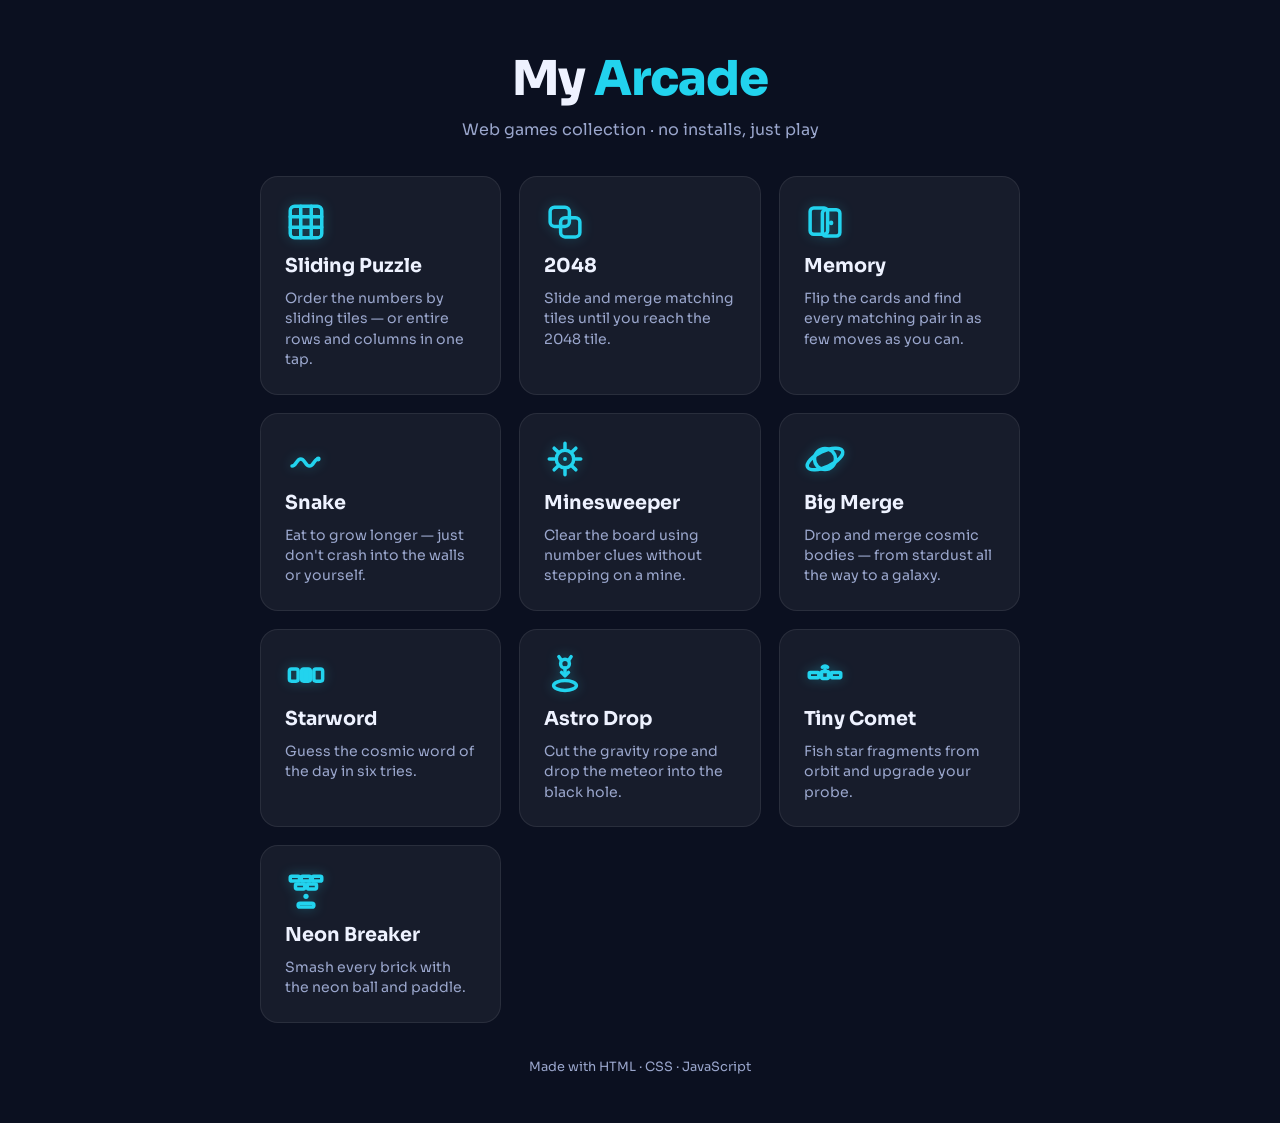
<file: index.html>
<!DOCTYPE html>
<html lang="en">
<head>
  <meta charset="UTF-8" />
  <meta name="viewport" content="width=device-width, initial-scale=1.0" />
  <title>Arcade · My games</title>
  <link rel="preconnect" href="https://fonts.googleapis.com" />
  <link href="https://fonts.googleapis.com/css2?family=Sora:wght@400;600;700;800&display=swap" rel="stylesheet" />
  <style>
    :root { --ink:#eef2ff; --dim:#9aa6cc; --accent:#7c5cff; --accent-2:#22d3ee; }
    * { box-sizing:border-box; margin:0; padding:0; }
    body {
      font-family:"Sora",system-ui,sans-serif; color:var(--ink); min-height:100dvh;
      background:#0b1020;
      padding:48px 20px; display:flex; flex-direction:column; align-items:center; gap:36px;
    }
    header { text-align:center; }
    h1 { font-size:clamp(2rem,7vw,3rem); font-weight:800; letter-spacing:-0.02em; }
    h1 span { color:var(--accent-2); }
    p.sub { color:var(--dim); margin-top:10px; }
    .grid { display:grid; grid-template-columns:repeat(auto-fill,minmax(220px,1fr));
      gap:18px; width:100%; max-width:760px; }
    a.card {
      text-decoration:none; color:var(--ink); border-radius:18px; padding:24px;
      background:rgba(255,255,255,0.05);
      border:1px solid rgba(255,255,255,0.08); transition:transform 160ms ease, border-color 160ms ease;
      display:flex; flex-direction:column; gap:10px; min-height:150px;
    }
    a.card:hover { transform:translateY(-4px); border-color:rgba(124,92,255,0.5); }
    .icon { width:42px; height:42px; color:var(--accent-2);
      transition:color 160ms ease, filter 160ms ease;
      filter:drop-shadow(0 0 6px rgba(34,211,238,0.3)); }
    .icon svg { width:100%; height:100%; display:block; }
    a.card:hover .icon { color:var(--ink); filter:drop-shadow(0 0 9px rgba(124,92,255,0.55)); }
    .card h2 { font-size:1.2rem; }
    .card .desc { color:var(--dim); font-size:0.88rem; line-height:1.45; }
    .soon { opacity:0.45; pointer-events:none; }
    .soon .tag { font-size:0.7rem; color:var(--accent-2); text-transform:uppercase; letter-spacing:0.1em; }
    footer { color:var(--dim); font-size:0.8rem; }
  </style>
</head>
<body>
  <header>
    <h1>My <span>Arcade</span></h1>
    <p class="sub">Web games collection · no installs, just play</p>
  </header>

  <div class="grid">
    <a class="card" href="sliding-puzzle/index.html">
      <div class="icon" aria-hidden="true">
        <svg viewBox="0 0 24 24" fill="none" stroke="currentColor" stroke-width="2" stroke-linecap="round" stroke-linejoin="round">
          <rect x="3" y="3" width="18" height="18" rx="2.5"/>
          <path d="M9 3v18M15 3v18M3 9h18M3 15h18"/>
        </svg>
      </div>
      <h2>Sliding Puzzle</h2>
      <p class="desc">Order the numbers by sliding tiles — or entire rows and columns in one tap.</p>
    </a>

    <a class="card" href="2048/index.html">
      <div class="icon" aria-hidden="true">
        <svg viewBox="0 0 24 24" fill="none" stroke="currentColor" stroke-width="2" stroke-linecap="round" stroke-linejoin="round">
          <rect x="3.5" y="3.5" width="11" height="11" rx="2.5"/>
          <rect x="9.5" y="9.5" width="11" height="11" rx="2.5"/>
        </svg>
      </div>
      <h2>2048</h2>
      <p class="desc">Slide and merge matching tiles until you reach the 2048 tile.</p>
    </a>

    <a class="card" href="memorama/index.html">
      <div class="icon" aria-hidden="true">
        <svg viewBox="0 0 24 24" fill="none" stroke="currentColor" stroke-width="2" stroke-linecap="round" stroke-linejoin="round">
          <rect x="3.5" y="4" width="10" height="15" rx="2"/>
          <rect x="10.5" y="5" width="10" height="15" rx="2"/>
          <circle cx="15.5" cy="12.5" r="1.3" fill="currentColor" stroke="none"/>
        </svg>
      </div>
      <h2>Memory</h2>
      <p class="desc">Flip the cards and find every matching pair in as few moves as you can.</p>
    </a>

    <a class="card" href="snake/index.html">
      <div class="icon" aria-hidden="true">
        <svg viewBox="0 0 24 24" fill="none" stroke="currentColor" stroke-width="2" stroke-linecap="round" stroke-linejoin="round">
          <path d="M4 16c2.5 0 2.5-4 5-4s2.5 4 5 4 2.5-4 5-4"/>
          <circle cx="19" cy="12" r="1.4" fill="currentColor" stroke="none"/>
        </svg>
      </div>
      <h2>Snake</h2>
      <p class="desc">Eat to grow longer — just don't crash into the walls or yourself.</p>
    </a>

    <a class="card" href="buscaminas/index.html">
      <div class="icon" aria-hidden="true">
        <svg viewBox="0 0 24 24" fill="none" stroke="currentColor" stroke-width="2" stroke-linecap="round" stroke-linejoin="round">
          <circle cx="12" cy="12" r="5"/>
          <path d="M12 3v3M12 18v3M3 12h3M18 12h3M5.8 5.8l2.1 2.1M16.1 16.1l2.1 2.1M18.2 5.8l-2.1 2.1M7.9 16.1l-2.1 2.1"/>
          <circle cx="12" cy="12" r="1.1" fill="currentColor" stroke="none"/>
        </svg>
      </div>
      <h2>Minesweeper</h2>
      <p class="desc">Clear the board using number clues without stepping on a mine.</p>
    </a>

    <a class="card" href="big-merge/index.html">
      <div class="icon" aria-hidden="true">
        <svg viewBox="0 0 24 24" fill="none" stroke="currentColor" stroke-width="2" stroke-linecap="round" stroke-linejoin="round">
          <circle cx="12" cy="12" r="6"/>
          <ellipse cx="12" cy="12" rx="11" ry="4.5" transform="rotate(-25 12 12)"/>
        </svg>
      </div>
      <h2>Big Merge</h2>
      <p class="desc">Drop and merge cosmic bodies — from stardust all the way to a galaxy.</p>
    </a>

    <a class="card" href="starword/index.html">
      <div class="icon" aria-hidden="true">
        <svg viewBox="0 0 24 24" fill="none" stroke="currentColor" stroke-width="2" stroke-linecap="round" stroke-linejoin="round">
          <rect x="2.5" y="8.5" width="5" height="7" rx="1.2"/>
          <rect x="9.5" y="8.5" width="5" height="7" rx="1.2" fill="currentColor"/>
          <rect x="16.5" y="8.5" width="5" height="7" rx="1.2"/>
        </svg>
      </div>
      <h2>Starword</h2>
      <p class="desc">Guess the cosmic word of the day in six tries.</p>
    </a>

    <a class="card" href="astro-drop/index.html">
      <div class="icon" aria-hidden="true">
        <svg viewBox="0 0 24 24" fill="none" stroke="currentColor" stroke-width="2" stroke-linecap="round" stroke-linejoin="round">
          <circle cx="12" cy="5.5" r="2.5"/>
          <path d="M9.5 3 8.5 1.5M14.5 3 15.5 1.5"/>
          <path d="M12 8v3.5"/>
          <path d="M10 10.5 12 12.5 14 10.5"/>
          <ellipse cx="12" cy="18" rx="6.5" ry="2.8"/>
        </svg>
      </div>
      <h2>Astro Drop</h2>
      <p class="desc">Cut the gravity rope and drop the meteor into the black hole.</p>
    </a>

    <a class="card" href="tiny-comet/index.html">
      <div class="icon" aria-hidden="true">
        <svg viewBox="0 0 24 24" fill="none" stroke="currentColor" stroke-width="2" stroke-linecap="round" stroke-linejoin="round">
          <rect x="10" y="10" width="4" height="4" rx="0.8"/>
          <rect x="3" y="10.5" width="5.5" height="3" rx="0.6"/>
          <rect x="15.5" y="10.5" width="5.5" height="3" rx="0.6"/>
          <path d="M8.5 12h1.5M14 12h1.5"/>
          <path d="M12 10V7.5"/>
          <path d="M10.5 7.5a2 2 0 0 1 3 0"/>
        </svg>
      </div>
      <h2>Tiny Comet</h2>
      <p class="desc">Fish star fragments from orbit and upgrade your probe.</p>
    </a>

    <a class="card" href="neon-breaker/index.html">
      <div class="icon" aria-hidden="true">
        <svg viewBox="0 0 24 24" fill="none" stroke="currentColor" stroke-width="2" stroke-linecap="round" stroke-linejoin="round">
          <rect x="3" y="3.5" width="5.3" height="2.8" rx="0.8"/>
          <rect x="9.3" y="3.5" width="5.3" height="2.8" rx="0.8"/>
          <rect x="15.6" y="3.5" width="5.4" height="2.8" rx="0.8"/>
          <rect x="6" y="8" width="5.3" height="2.8" rx="0.8"/>
          <rect x="12.7" y="8" width="5.3" height="2.8" rx="0.8"/>
          <circle cx="12" cy="15" r="1.5" fill="currentColor" stroke="none"/>
          <rect x="7.5" y="19" width="9" height="2.2" rx="1.1"/>
        </svg>
      </div>
      <h2>Neon Breaker</h2>
      <p class="desc">Smash every brick with the neon ball and paddle.</p>
    </a>
  </div>

  <footer>Made with HTML · CSS · JavaScript</footer>
</body>
</html>
</file>
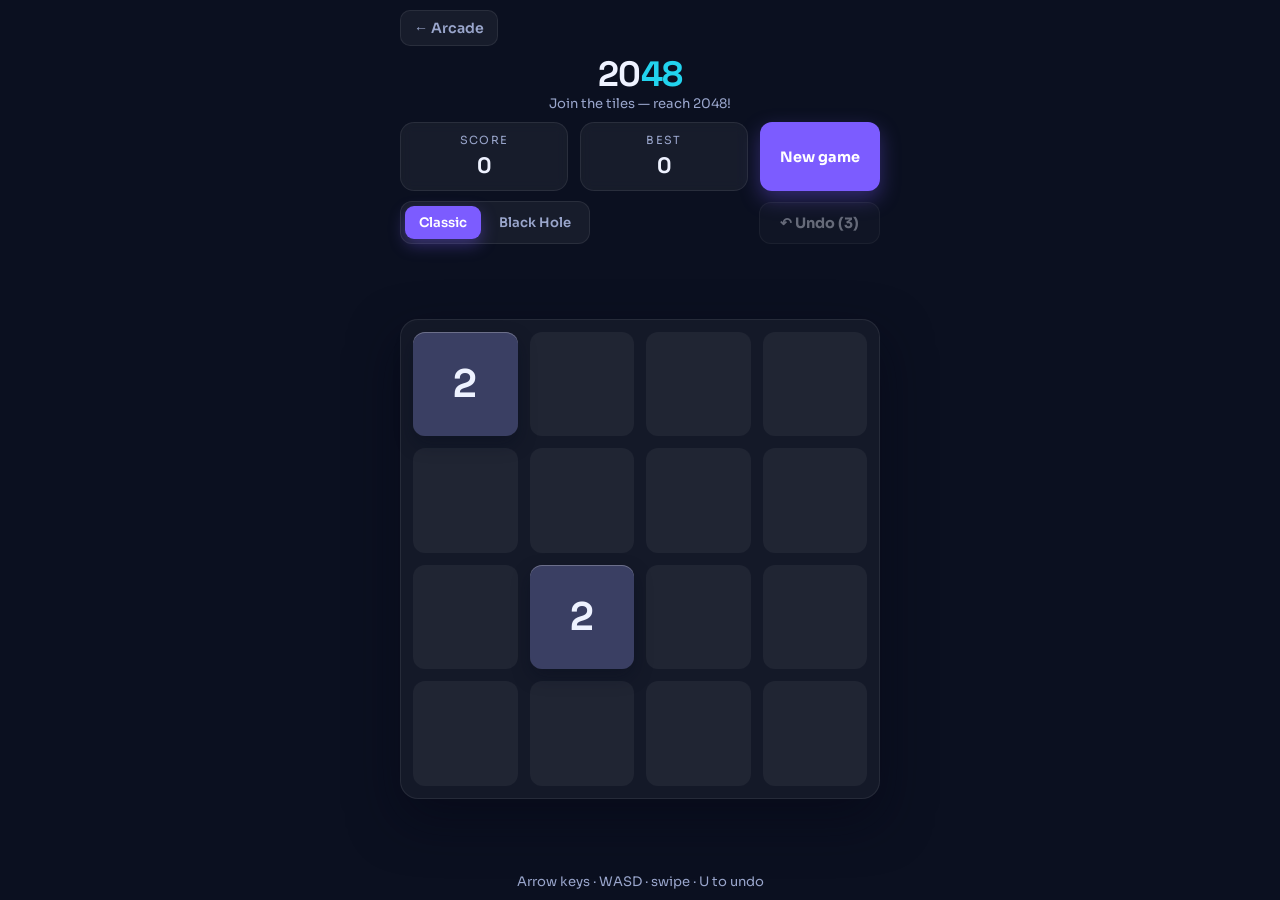
<file: 2048/index.html>
<!DOCTYPE html>
<html lang="en">
<head>
  <meta charset="UTF-8" />
  <meta name="viewport" content="width=device-width, initial-scale=1.0, maximum-scale=1.0, user-scalable=no" />
  <title>2048 · Join the tiles</title>
  <link rel="stylesheet" href="style.css" />
  <link rel="preconnect" href="https://fonts.googleapis.com" />
  <link rel="preconnect" href="https://fonts.gstatic.com" crossorigin />
  <link href="https://fonts.googleapis.com/css2?family=Sora:wght@400;600;700;800&family=Space+Grotesk:wght@500;600;700&display=swap" rel="stylesheet" />
</head>
<body>
  <main class="app">
    <a class="back-link" href="../index.html" aria-label="Back to Arcade">← Arcade</a>

    <header class="head">
      <h1 class="title">20<span>48</span></h1>
      <p class="subtitle">Join the tiles — reach 2048!</p>
    </header>

    <!-- Marcador y botón de reinicio -->
    <div class="hud">
      <div class="scores">
        <div class="stat">
          <span class="stat-label">Score</span>
          <span class="stat-value" id="score" aria-live="polite">0</span>
        </div>
        <div class="stat">
          <span class="stat-label">Best</span>
          <span class="stat-value" id="best">0</span>
        </div>
      </div>
      <button class="btn btn-primary" id="newGame">New game</button>
    </div>

    <!-- Barra de herramientas: selector de modo + deshacer -->
    <div class="toolbar">
      <div class="mode" role="group" aria-label="Game mode">
        <button class="mode-btn is-active" id="modeClassic" type="button" aria-pressed="true">Classic</button>
        <button class="mode-btn" id="modeBlackhole" type="button" aria-pressed="false">Black Hole</button>
      </div>
      <button class="btn btn-ghost btn-undo" id="undo" type="button" aria-label="Undo last move" disabled>↶ Undo (3)</button>
    </div>

    <!-- Ayuda del modo Black Hole (oculta en Classic) -->
    <p class="mode-hint" id="modeHint" hidden>
      <span class="mode-hint-rule">Black Hole — every 5 moves a cell collapses into a black hole and locks</span>
      <span class="mode-hint-count" id="collapseCount"></span>
    </p>

    <!-- Escenario: ocupa el alto restante y centra un tablero cuadrado -->
    <div class="stage">
      <!-- Tablero: rejilla de fondo + capa de fichas -->
      <div class="board-wrap">
        <div class="board" id="board" role="grid" aria-label="2048 board">
          <div class="grid-bg" id="gridBg" aria-hidden="true"></div>
          <div class="tile-layer" id="tileLayer"></div>
        </div>
        <canvas class="fx" id="fx" aria-hidden="true"></canvas>
        <canvas class="confetti" id="confetti" aria-hidden="true"></canvas>

        <!-- Aviso breve al colapsar una celda (modo Black Hole) -->
        <div class="board-toast" id="boardToast" role="status" aria-live="polite"></div>

        <!-- Overlay reutilizado para victoria y derrota -->
        <div class="overlay" id="overlay" hidden>
          <div class="overlay-card">
            <div class="overlay-icon" id="ovIcon" aria-hidden="true"></div>
            <h2 id="ovTitle">You win!</h2>
            <p id="ovMsg">You reached 2048</p>
            <div class="overlay-actions">
              <button class="btn btn-ghost" id="keepGoing">Keep going</button>
              <button class="btn btn-primary" id="restart">New game</button>
            </div>
          </div>
        </div>
      </div>
    </div>

    <p class="hint">Arrow keys · WASD · swipe · U to undo</p>
  </main>

  <script src="script.js"></script>
</body>
</html>
</file>
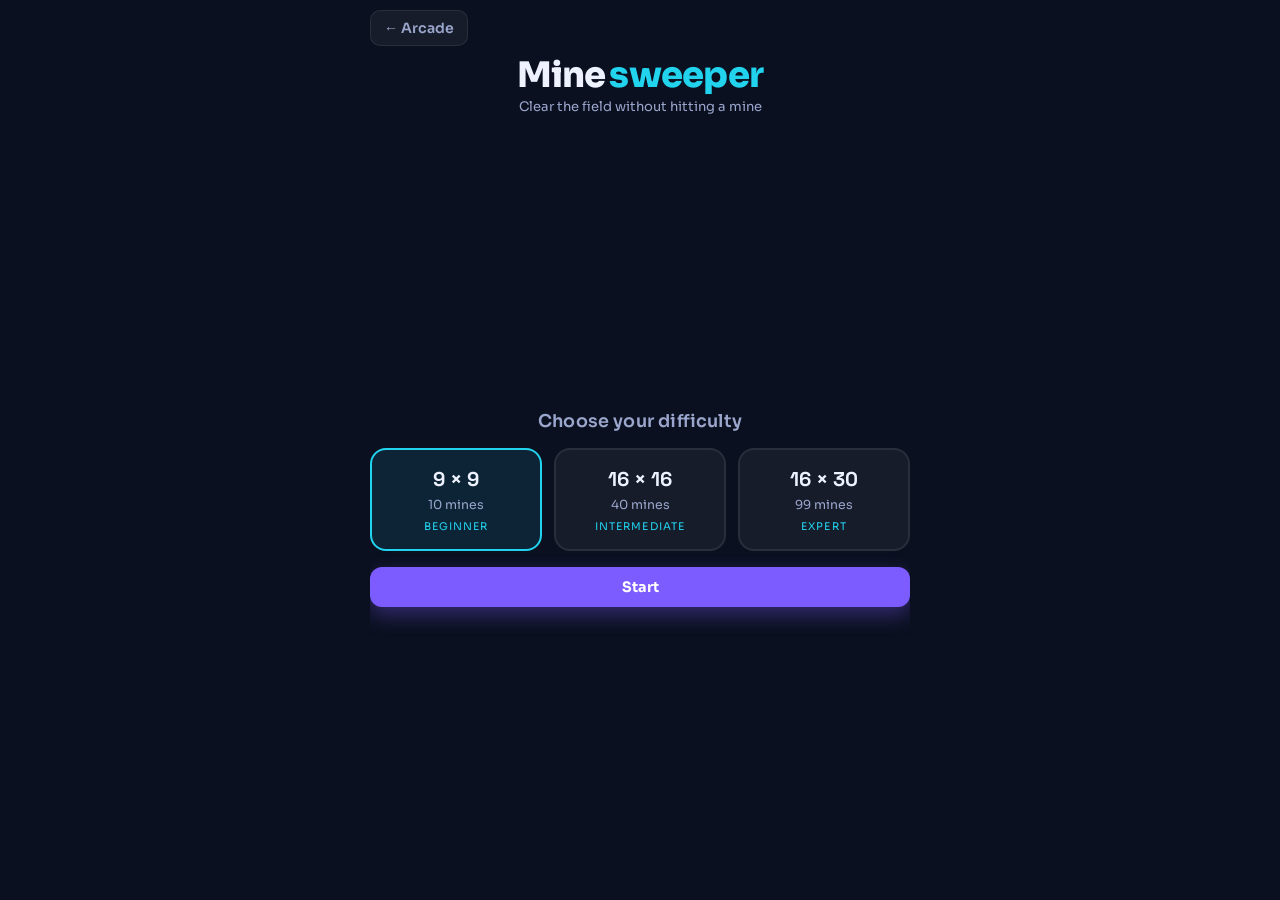
<file: buscaminas/index.html>
<!DOCTYPE html>
<html lang="en">
<head>
  <meta charset="UTF-8" />
  <meta name="viewport" content="width=device-width, initial-scale=1.0, maximum-scale=1.0, user-scalable=no" />
  <title>Minesweeper · Find the mines</title>
  <link rel="stylesheet" href="style.css" />
  <link rel="preconnect" href="https://fonts.googleapis.com" />
  <link rel="preconnect" href="https://fonts.gstatic.com" crossorigin />
  <link href="https://fonts.googleapis.com/css2?family=Sora:wght@400;600;700;800&family=Space+Grotesk:wght@500;600;700&display=swap" rel="stylesheet" />
</head>
<body>
  <main class="app">
    <a class="back-link" href="../index.html" aria-label="Back to Arcade">← Arcade</a>
    <header class="head">
      <h1 class="title">Mine<span>sweeper</span></h1>
      <p class="subtitle">Clear the field without hitting a mine</p>
    </header>

    <!-- ===== Menú inicial: elegir dificultad ===== -->
    <section class="menu" id="menu">
      <h2 class="menu-title">Choose your difficulty</h2>
      <div class="menu-sizes" role="group" aria-label="Difficulty">
        <button class="size-card is-active" data-dif="beginner">
          <span class="size-dim">9 × 9</span>
          <span class="size-mines">10 mines</span>
          <span class="size-tag">Beginner</span>
        </button>
        <button class="size-card" data-dif="intermediate">
          <span class="size-dim">16 × 16</span>
          <span class="size-mines">40 mines</span>
          <span class="size-tag">Intermediate</span>
        </button>
        <button class="size-card" data-dif="expert">
          <span class="size-dim">16 × 30</span>
          <span class="size-mines">99 mines</span>
          <span class="size-tag">Expert</span>
        </button>
      </div>
      <button class="btn btn-primary btn-lg" id="startBtn">Start</button>
    </section>

    <!-- ===== Vista de juego ===== -->
    <section class="game" id="game" hidden>
      <div class="hud">
        <div class="stat">
          <span class="stat-label">Mines</span>
          <span class="stat-value" id="minesLeft">0</span>
        </div>
        <div class="stat">
          <span class="stat-label">Time</span>
          <span class="stat-value" id="time">0:00</span>
        </div>
        <div class="stat">
          <span class="stat-label">Best</span>
          <span class="stat-value" id="best">—</span>
        </div>
      </div>

      <div class="board-wrap">
        <div class="board-scroll" id="boardScroll">
          <div class="board" id="board" role="grid" aria-label="Minesweeper board"></div>
        </div>
        <canvas class="confetti" id="confetti" aria-hidden="true"></canvas>
        <!-- Aviso del resultado del Escáner (power-up) -->
        <div class="scan-toast" id="scanToast" role="status" aria-live="polite" hidden></div>
        <div class="end-overlay" id="endOverlay" hidden>
          <div class="end-card">
            <div class="end-emoji" id="endEmoji"></div>
            <h2 id="endTitle">You win!</h2>
            <p id="endStats">—</p>
            <div class="end-actions">
              <button class="btn btn-ghost" id="endMenu">Change</button>
              <button class="btn btn-primary" id="endAgain">Play again</button>
            </div>
          </div>
        </div>
      </div>

      <section class="controls">
        <button class="icon-btn" id="soundToggle" aria-label="Toggle sound" title="Sound">
          <svg viewBox="0 0 24 24" aria-hidden="true" focusable="false"><path fill="currentColor" d="M3 9.5v5a1 1 0 0 0 1 1h2.6l4 3.3a1 1 0 0 0 1.6-.8V6a1 1 0 0 0-1.6-.8l-4 3.3H4a1 1 0 0 0-1 1z"/><path fill="none" stroke="currentColor" stroke-width="1.8" stroke-linecap="round" d="M16 9.2a4 4 0 0 1 0 5.6M18.6 6.6a7.5 7.5 0 0 1 0 10.8"/></svg>
        </button>
        <button class="btn btn-scan" id="scanBtn" aria-pressed="false" title="Scanner power-up (1 use)"
                aria-label="Scanner power-up: arm it, then tap a flagged cell to reveal if it hides a mine. One use per game.">
          <svg class="scan-icon" viewBox="0 0 24 24" aria-hidden="true" focusable="false"><circle cx="10.5" cy="10.5" r="6" fill="none" stroke="currentColor" stroke-width="2"/><line x1="14.8" y1="14.8" x2="20" y2="20" stroke="currentColor" stroke-width="2" stroke-linecap="round"/></svg>
          <span class="scan-label">Scanner</span>
          <span class="scan-badge" aria-hidden="true">1</span>
        </button>
        <button class="btn btn-flag" id="flagToggle" aria-pressed="false" aria-label="Toggle flag mode">
          <img src="assets/flag.svg" alt="" aria-hidden="true" class="btn-flag-icon" />
          <span>Flag mode</span>
        </button>
        <button class="btn btn-ghost" id="newGame">New game</button>
      </section>
    </section>
  </main>

  <script src="script.js"></script>
</body>
</html>
</file>
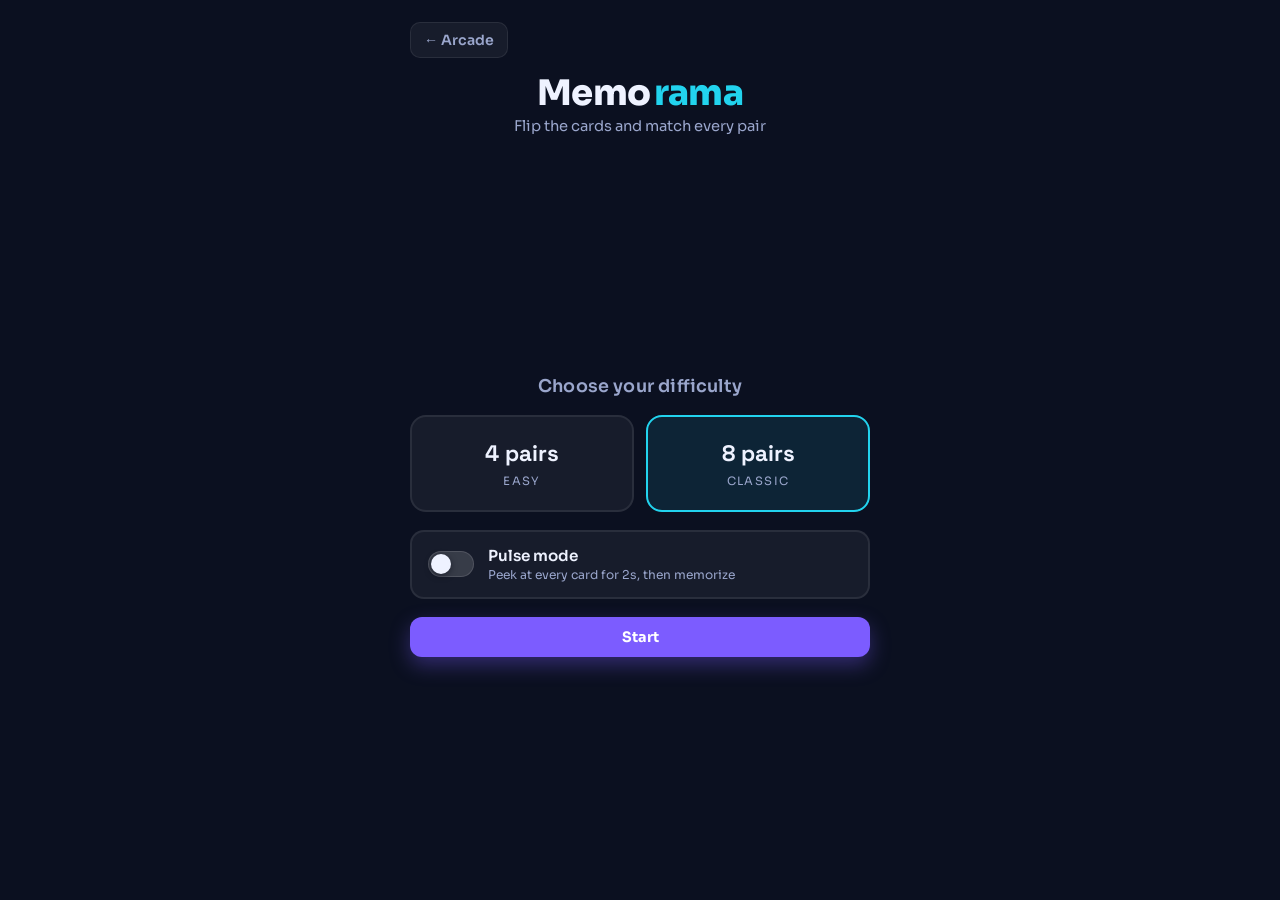
<file: memorama/index.html>
<!DOCTYPE html>
<html lang="en">
<head>
  <meta charset="UTF-8" />
  <meta name="viewport" content="width=device-width, initial-scale=1.0, maximum-scale=1.0, user-scalable=no" />
  <title>Memorama · Match the pairs</title>
  <link rel="stylesheet" href="style.css" />
  <link rel="preconnect" href="https://fonts.googleapis.com" />
  <link rel="preconnect" href="https://fonts.gstatic.com" crossorigin />
  <link href="https://fonts.googleapis.com/css2?family=Sora:wght@400;600;700;800&family=Space+Grotesk:wght@500;600;700&display=swap" rel="stylesheet" />
</head>
<body>
  <main class="app">
    <a class="back-link" href="../index.html" aria-label="Back to Arcade">← Arcade</a>
    <header class="head">
      <h1 class="title">Memo<span>rama</span></h1>
      <p class="subtitle">Flip the cards and match every pair</p>
    </header>

    <!-- ===== Start menu: elegir dificultad, luego jugar ===== -->
    <section class="menu" id="menu">
      <h2 class="menu-title">Choose your difficulty</h2>
      <div class="menu-sizes" role="group" aria-label="Difficulty">
        <button class="size-card" data-diff="easy" type="button">
          <span class="size-dim">4 pairs</span>
          <span class="size-tag">Easy</span>
        </button>
        <button class="size-card is-active" data-diff="classic" type="button">
          <span class="size-dim">8 pairs</span>
          <span class="size-tag">Classic</span>
        </button>
      </div>

      <!-- Modo Pulso: revela todas las cartas 2s para memorizar y luego las oculta -->
      <div class="menu-options">
        <button class="switch" id="pulseToggle" type="button" role="switch" aria-checked="false">
          <span class="switch-track" aria-hidden="true"><span class="switch-thumb"></span></span>
          <span class="switch-info">
            <span class="switch-name">Pulse mode</span>
            <span class="switch-desc">Peek at every card for 2s, then memorize</span>
          </span>
        </button>
      </div>

      <button class="btn btn-primary btn-lg" id="startBtn" type="button">Start</button>
    </section>

    <!-- ===== Game view ===== -->
    <section class="game" id="game" hidden>
      <div class="hud">
        <div class="stat">
          <span class="stat-label">Tries</span>
          <span class="stat-value" id="tries">0</span>
        </div>
        <div class="stat">
          <span class="stat-label">Time</span>
          <span class="stat-value" id="time">0:00</span>
        </div>
        <div class="stat">
          <span class="stat-label">Best</span>
          <span class="stat-value" id="best">—</span>
        </div>
      </div>

      <div class="board-wrap">
        <div class="board" id="board" aria-label="Memory board"></div>
        <canvas class="confetti" id="confetti" aria-hidden="true"></canvas>
        <div class="win-overlay" id="winOverlay" role="status" aria-live="polite" hidden>
          <div class="win-card">
            <div class="win-emoji" id="winEmoji" aria-hidden="true">
              <svg viewBox="0 0 24 24" fill="none" stroke="currentColor" stroke-width="1.7" stroke-linecap="round" stroke-linejoin="round">
                <path d="M12 3l1.9 4.9 4.9 1.9-4.9 1.9L12 16.6l-1.9-4.9L5.2 9.8l4.9-1.9z" />
                <path d="M18.6 14l.8 2.1 2.1.8-2.1.8-.8 2.1-.8-2.1-2.1-.8 2.1-.8z" />
                <path d="M5 13l.7 1.9 1.9.7-1.9.7L5 18.2l-.7-1.9L2.4 15.6l1.9-.7z" />
              </svg>
            </div>
            <div class="win-stars" id="winStars" aria-hidden="true"></div>
            <h2 id="winTitle">You win!</h2>
            <p id="winStats">—</p>
            <div class="win-actions">
              <button class="btn btn-ghost" id="winMenu" type="button">Change difficulty</button>
              <button class="btn btn-primary" id="winPlayAgain" type="button">Play again</button>
            </div>
          </div>
        </div>
      </div>

      <section class="controls">
        <button class="icon-btn" id="soundToggle" type="button" aria-label="Toggle sound" title="Sound">
          <svg viewBox="0 0 24 24" width="20" height="20" fill="none" stroke="currentColor" stroke-width="2" stroke-linecap="round" stroke-linejoin="round" aria-hidden="true">
            <path d="M11 5 6 9H3v6h3l5 4z" />
            <path d="M15.5 8.5a5 5 0 0 1 0 7" />
            <path d="M18.5 6a9 9 0 0 1 0 12" />
          </svg>
        </button>
        <button class="btn btn-ghost" id="menuBtn" type="button">Change difficulty</button>
        <button class="btn btn-ghost" id="restart" type="button">Restart</button>
      </section>
    </section>

  </main>

  <script src="script.js"></script>
</body>
</html>
</file>
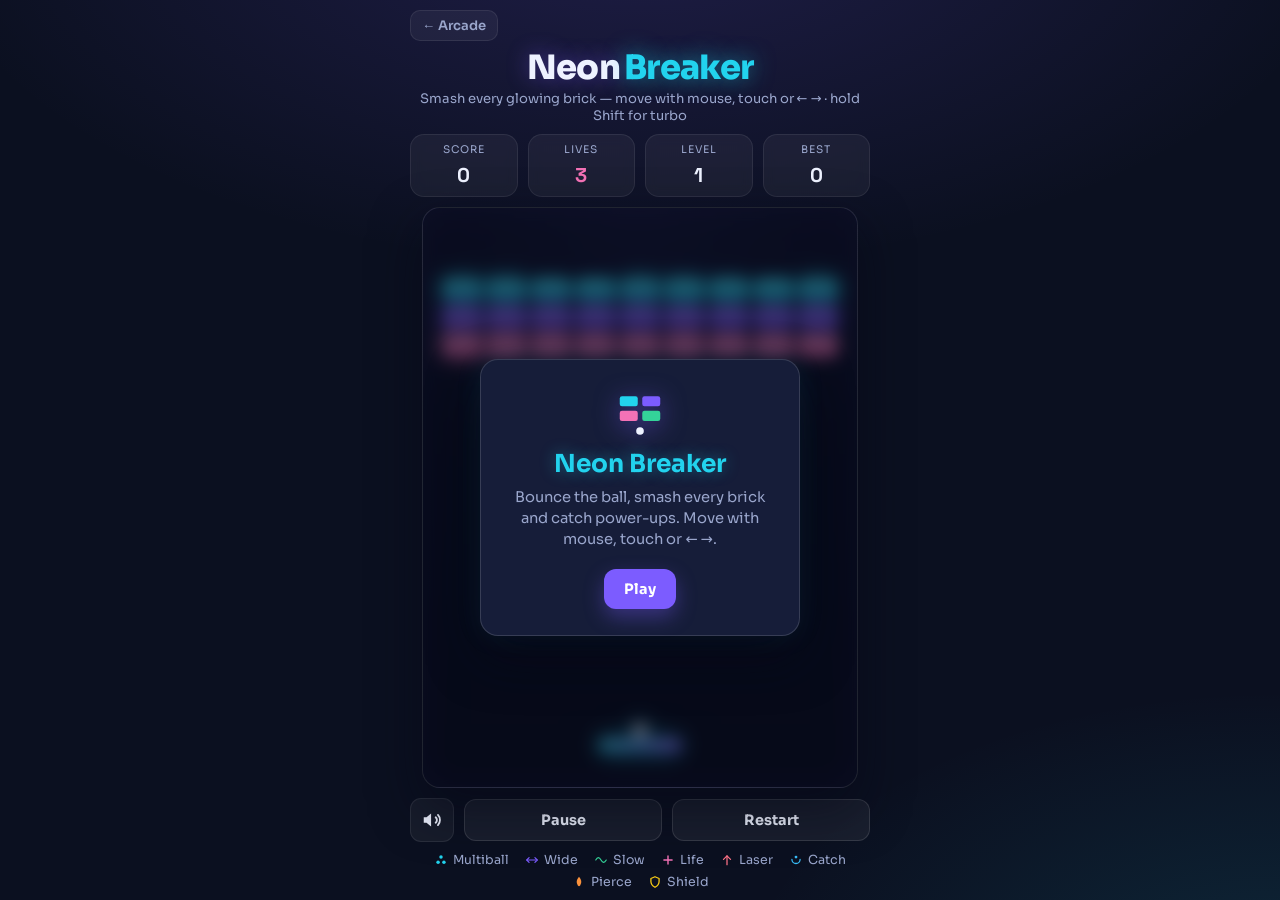
<file: neon-breaker/index.html>
<!DOCTYPE html>
<html lang="en">
<head>
  <meta charset="UTF-8" />
  <meta name="viewport" content="width=device-width, initial-scale=1.0, maximum-scale=1.0, user-scalable=no" />
  <title>Neon Breaker · Brick-smashing arcade</title>
  <link rel="stylesheet" href="style.css" />
  <link rel="preconnect" href="https://fonts.googleapis.com" />
  <link rel="preconnect" href="https://fonts.gstatic.com" crossorigin />
  <link href="https://fonts.googleapis.com/css2?family=Sora:wght@400;600;700;800&family=Space+Grotesk:wght@500;600;700&display=swap" rel="stylesheet" />
</head>
<body>
  <main class="app">
    <a class="back-link" href="../index.html" aria-label="Back to Arcade">← Arcade</a>

    <header class="head">
      <h1 class="title">Neon<span>Breaker</span></h1>
      <p class="subtitle">Smash every glowing brick — move with mouse, touch or ← → · hold Shift for turbo</p>
    </header>

    <!-- ===== HUD ===== -->
    <div class="hud">
      <div class="stat">
        <span class="stat-label">Score</span>
        <span class="stat-value" id="score">0</span>
      </div>
      <div class="stat">
        <span class="stat-label">Lives</span>
        <span class="stat-value" id="lives">3</span>
      </div>
      <div class="stat">
        <span class="stat-label">Level</span>
        <span class="stat-value" id="level">1</span>
      </div>
      <div class="stat">
        <span class="stat-label">Best</span>
        <span class="stat-value" id="best">0</span>
      </div>
    </div>

    <!-- ===== Play field (la región flexible centra y dimensiona el lienzo) ===== -->
    <div class="stage-region" id="stageRegion">
      <div class="stage-wrap" id="stageWrap">
        <canvas class="stage" id="stage" aria-label="Neon Breaker play field" role="img"></canvas>
        <canvas class="fx" id="fx" aria-hidden="true"></canvas>

        <!-- Overlay genérico (start / level clear / game over / win) -->
        <div class="overlay" id="overlay" hidden>
          <div class="overlay-card">
            <div class="overlay-icon" id="ovIcon" aria-hidden="true"></div>
            <h2 class="overlay-title" id="ovTitle">Neon Breaker</h2>
            <p class="overlay-text" id="ovText">—</p>
            <div class="overlay-actions">
              <button class="btn btn-ghost" id="ovSecondary" hidden>Menu</button>
              <button class="btn btn-primary" id="ovPrimary">Play</button>
            </div>
          </div>
        </div>
      </div>
    </div>

    <!-- ===== Controles ===== -->
    <section class="controls">
      <button class="icon-btn" id="soundToggle" aria-label="Toggle sound" title="Sound"></button>
      <button class="btn btn-ghost" id="pauseBtn">Pause</button>
      <button class="btn btn-ghost" id="restartBtn">Restart</button>
    </section>

    <p class="legend" aria-hidden="true">
      <span><svg width="14" height="14" viewBox="0 0 24 24" fill="#22d3ee"><circle cx="12" cy="7" r="3"/><circle cx="7" cy="16" r="3"/><circle cx="17" cy="16" r="3"/></svg> Multiball</span>
      <span><svg width="14" height="14" viewBox="0 0 24 24" fill="none" stroke="#7c5cff" stroke-width="2" stroke-linecap="round" stroke-linejoin="round"><line x1="3" y1="12" x2="21" y2="12"/><polyline points="7,8 3,12 7,16"/><polyline points="17,8 21,12 17,16"/></svg> Wide</span>
      <span><svg width="14" height="14" viewBox="0 0 24 24" fill="none" stroke="#34d399" stroke-width="2" stroke-linecap="round"><path d="M3 12 Q7.5 4 12 12 T21 12"/></svg> Slow</span>
      <span><svg width="14" height="14" viewBox="0 0 24 24" fill="none" stroke="#f472b6" stroke-width="2.4" stroke-linecap="round"><line x1="12" y1="5" x2="12" y2="19"/><line x1="5" y1="12" x2="19" y2="12"/></svg> Life</span>
      <span><svg width="14" height="14" viewBox="0 0 24 24" fill="none" stroke="#fb7185" stroke-width="2.2" stroke-linecap="round" stroke-linejoin="round"><line x1="12" y1="20" x2="12" y2="5"/><polyline points="6,11 12,5 18,11"/></svg> Laser</span>
      <span><svg width="14" height="14" viewBox="0 0 24 24" fill="none" stroke="#38bdf8" stroke-width="2.2" stroke-linecap="round"><path d="M5 11 a7 7 0 0 0 14 0"/><circle cx="12" cy="7" r="2.4" fill="#38bdf8" stroke="none"/></svg> Catch</span>
      <span><svg width="14" height="14" viewBox="0 0 24 24" fill="#fb923c"><path d="M12 3 Q19 11 14 18 Q12 20.5 10 18 Q5 11 12 3 Z"/></svg> Pierce</span>
      <span><svg width="14" height="14" viewBox="0 0 24 24" fill="none" stroke="#facc15" stroke-width="2.2" stroke-linejoin="round"><path d="M12 3 L19 6 V11 Q19 17 12 21 Q5 17 5 11 V6 Z"/></svg> Shield</span>
    </p>
  </main>

  <script src="script.js"></script>
</body>
</html>
</file>
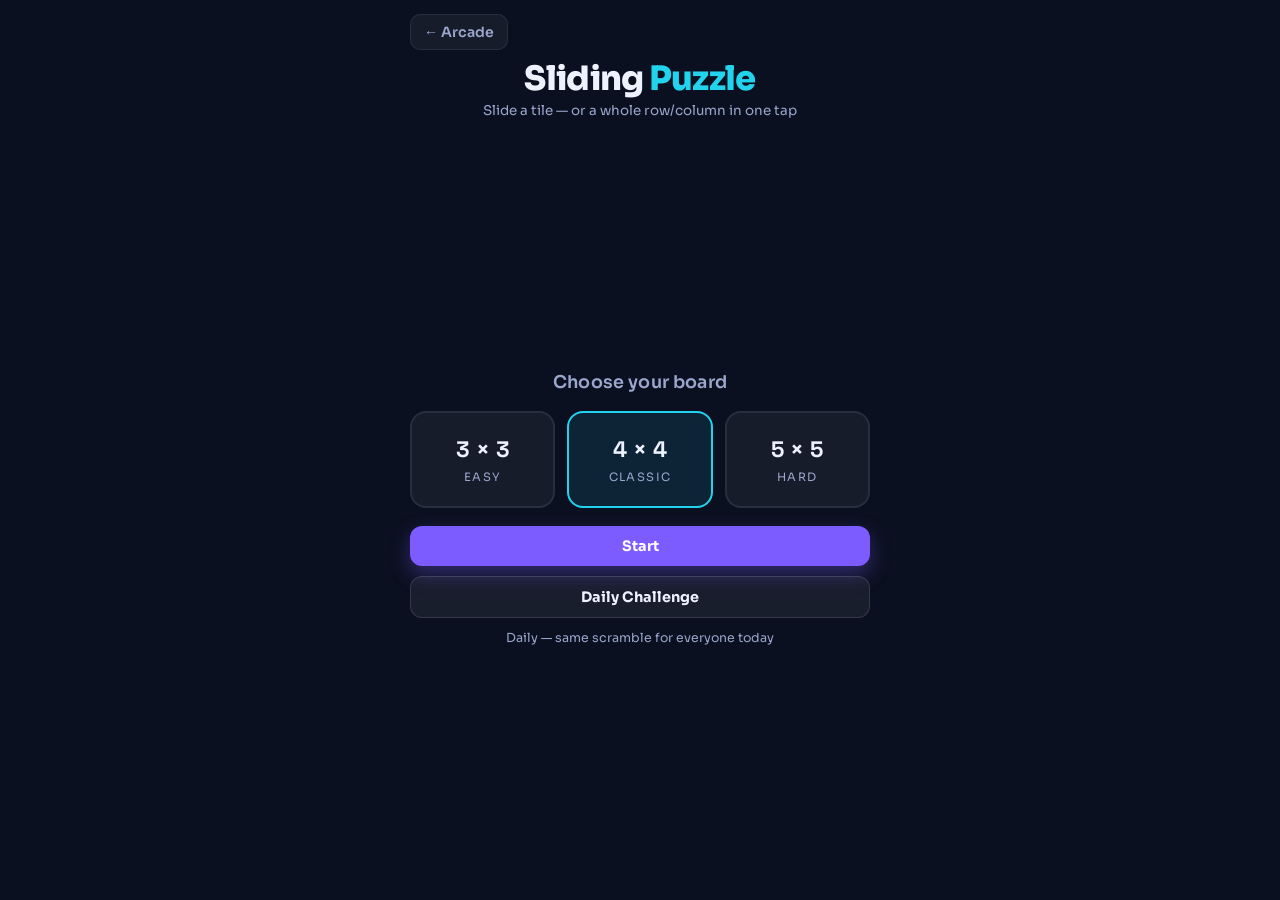
<file: sliding-puzzle/index.html>
<!DOCTYPE html>
<html lang="en">
<head>
  <meta charset="UTF-8" />
  <meta name="viewport" content="width=device-width, initial-scale=1.0, maximum-scale=1.0, user-scalable=no" />
  <title>Sliding Puzzle · Smart sliding</title>
  <link rel="stylesheet" href="style.css" />
  <link rel="preconnect" href="https://fonts.googleapis.com" />
  <link rel="preconnect" href="https://fonts.gstatic.com" crossorigin />
  <link href="https://fonts.googleapis.com/css2?family=Sora:wght@400;600;700;800&family=Space+Grotesk:wght@500;600;700&display=swap" rel="stylesheet" />
</head>
<body>
  <div class="aurora" aria-hidden="true"></div>

  <main class="app">
    <a class="back-link" href="../index.html" aria-label="Back to Arcade">← Arcade</a>
    <header class="head">
      <h1 class="title">Sliding<span>Puzzle</span></h1>
      <p class="subtitle">Slide a tile — or a whole row/column in one tap</p>
    </header>

    <!-- ===== Start menu: choose grid, then play ===== -->
    <section class="menu" id="menu">
      <h2 class="menu-title">Choose your board</h2>
      <div class="menu-sizes" role="group" aria-label="Board size">
        <button class="size-card" data-size="3">
          <span class="size-dim">3 × 3</span>
          <span class="size-tag">Easy</span>
        </button>
        <button class="size-card is-active" data-size="4">
          <span class="size-dim">4 × 4</span>
          <span class="size-tag">Classic</span>
        </button>
        <button class="size-card" data-size="5">
          <span class="size-dim">5 × 5</span>
          <span class="size-tag">Hard</span>
        </button>
      </div>
      <div class="menu-actions">
        <button class="btn btn-primary btn-lg" id="startBtn">Start</button>
        <button class="btn btn-ghost btn-lg" id="dailyBtn">Daily Challenge</button>
      </div>
      <p class="menu-hint">Daily — same scramble for everyone today</p>
    </section>

    <!-- ===== Game view ===== -->
    <section class="game" id="game" hidden>
      <div class="mode-badge" id="modeBadge" hidden></div>
      <div class="hud">
        <div class="stat">
          <span class="stat-label">Moves</span>
          <span class="stat-value" id="moves">0</span>
        </div>
        <div class="stat">
          <span class="stat-label">Time</span>
          <span class="stat-value" id="time">0:00</span>
        </div>
        <div class="stat">
          <span class="stat-label">Best</span>
          <span class="stat-value" id="best">—</span>
        </div>
      </div>

      <div class="board-area">
        <div class="board-wrap">
          <div class="board" id="board"></div>
          <canvas class="confetti" id="confetti" aria-hidden="true"></canvas>
          <div class="win-overlay" id="winOverlay" hidden>
            <div class="win-card">
              <div class="win-emoji" id="winEmoji" aria-hidden="true"></div>
              <div class="win-stars" id="winStars" aria-hidden="true"></div>
              <h2 id="winTitle">Solved!</h2>
              <p id="winStats">—</p>
              <div class="win-actions">
                <button class="btn btn-ghost" id="winMenu">Change size</button>
                <button class="btn btn-primary" id="winPlayAgain">Play again</button>
              </div>
            </div>
          </div>
        </div>
      </div>

      <section class="controls">
        <button class="icon-btn" id="soundToggle" aria-label="Toggle sound" title="Sound"></button>
        <button class="icon-btn" id="ghostToggle" aria-label="Toggle record ghost" title="Record ghost" aria-pressed="true"></button>
        <button class="btn btn-ghost" id="solve">Solve</button>
        <button class="btn btn-ghost" id="shuffle">Shuffle</button>
      </section>
    </section>

  </main>

  <script src="script.js"></script>
</body>
</html>
</file>
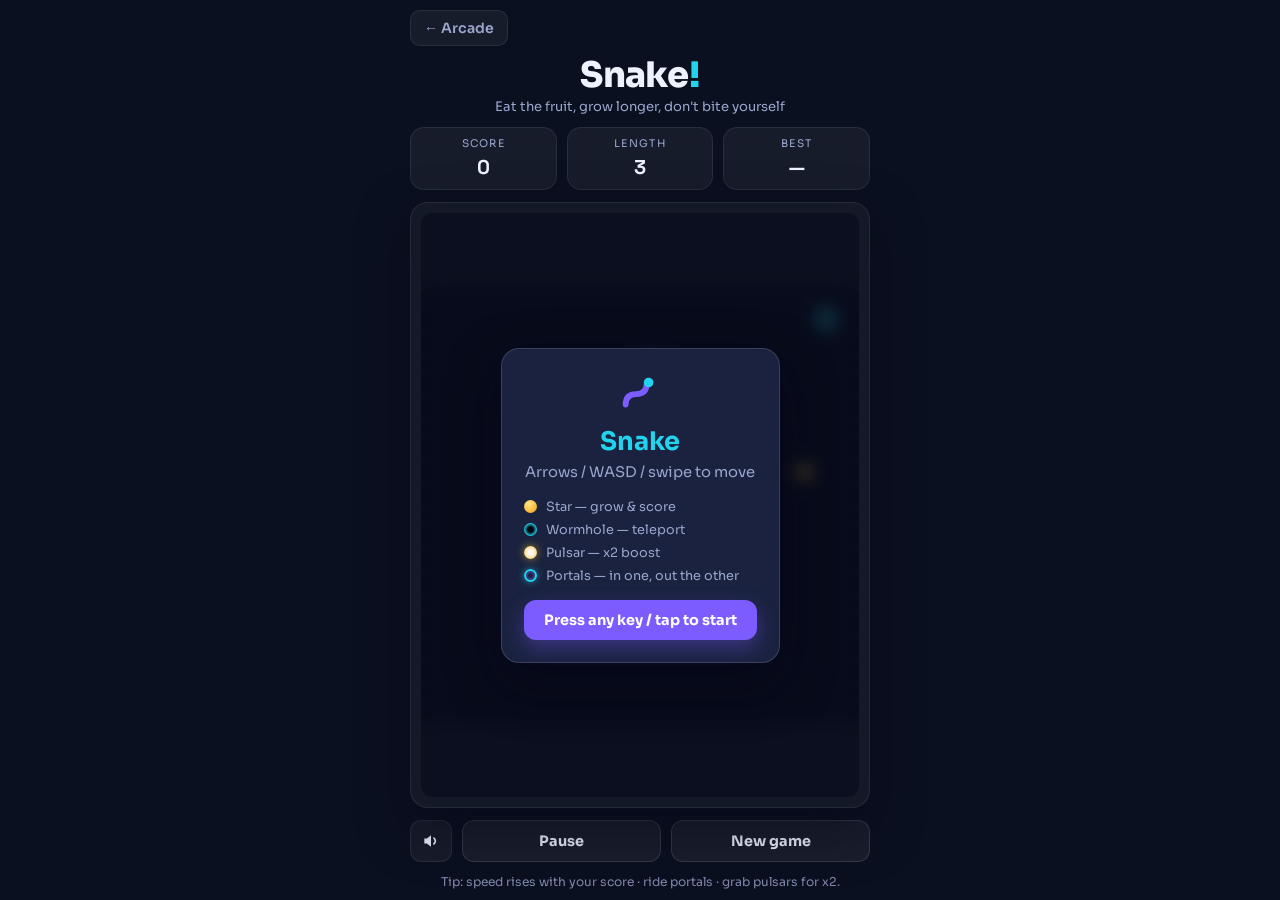
<file: snake/index.html>
<!DOCTYPE html>
<html lang="en">
<head>
  <meta charset="UTF-8" />
  <meta name="viewport" content="width=device-width, initial-scale=1.0, maximum-scale=1.0, user-scalable=no" />
  <title>Snake · Eat, grow, survive</title>
  <link rel="stylesheet" href="style.css" />
  <link rel="preconnect" href="https://fonts.googleapis.com" />
  <link rel="preconnect" href="https://fonts.gstatic.com" crossorigin />
  <link href="https://fonts.googleapis.com/css2?family=Sora:wght@400;600;700;800&family=Space+Grotesk:wght@500;600;700&display=swap" rel="stylesheet" />
</head>
<body>
  <main class="app">
    <a class="back-link" href="../index.html" aria-label="Back to Arcade">← Arcade</a>
    <header class="head">
      <h1 class="title">Snake<span>!</span></h1>
      <p class="subtitle">Eat the fruit, grow longer, don't bite yourself</p>
    </header>

    <section class="game" id="game">
      <!-- HUD -->
      <div class="hud">
        <div class="stat">
          <span class="stat-label">Score</span>
          <span class="stat-value" id="score">0</span>
        </div>
        <div class="stat">
          <span class="stat-label">Length</span>
          <span class="stat-value" id="length">3</span>
        </div>
        <div class="stat">
          <span class="stat-label">Best</span>
          <span class="stat-value" id="best">—</span>
        </div>
      </div>

      <!-- Tablero -->
      <div class="board-wrap">
        <canvas id="board" class="board" aria-label="Snake game board" role="img"></canvas>

        <!-- Overlay de inicio -->
        <div class="overlay" id="startOverlay">
          <div class="overlay-card">
            <div class="overlay-icon" aria-hidden="true">
              <svg viewBox="0 0 48 48" fill="none">
                <path d="M9 35 q0 -11 11 -11 q11 0 11 -11" stroke="#7c5cff" stroke-width="6" stroke-linecap="round"/>
                <circle cx="33" cy="12" r="5" fill="#22d3ee"/>
              </svg>
            </div>
            <h2>Snake</h2>
            <p>Arrows / WASD / swipe to move</p>
            <ul class="legend" aria-label="What's on the board">
              <li><span class="dot dot-star"></span> Star — grow &amp; score</li>
              <li><span class="dot dot-warp"></span> Wormhole — teleport</li>
              <li><span class="dot dot-pulse"></span> Pulsar — x2 boost</li>
              <li><span class="dot dot-portal"></span> Portals — in one, out the other</li>
            </ul>
            <button class="btn btn-primary" id="startBtn">Press any key / tap to start</button>
          </div>
        </div>

        <!-- Overlay de pausa -->
        <div class="overlay" id="pauseOverlay" hidden>
          <div class="overlay-card">
            <div class="overlay-icon" aria-hidden="true">
              <svg viewBox="0 0 48 48" fill="none">
                <rect x="14" y="12" width="7" height="24" rx="3" fill="#22d3ee"/>
                <rect x="27" y="12" width="7" height="24" rx="3" fill="#22d3ee"/>
              </svg>
            </div>
            <h2>Paused</h2>
            <p>Press space or resume to continue</p>
            <button class="btn btn-primary" id="resumeBtn">Resume</button>
          </div>
        </div>

        <!-- Overlay de game over -->
        <div class="overlay" id="overOverlay" hidden>
          <div class="overlay-card">
            <div class="overlay-icon" aria-hidden="true">
              <svg viewBox="0 0 48 48" fill="none">
                <circle cx="24" cy="24" r="16" stroke="#f472b6" stroke-width="4"/>
                <path d="M18 18 L30 30 M30 18 L18 30" stroke="#f472b6" stroke-width="4" stroke-linecap="round"/>
              </svg>
            </div>
            <h2 class="over-title">Game over</h2>
            <p id="overStats" aria-live="polite">—</p>
            <button class="btn btn-primary" id="restartBtn">Play again</button>
          </div>
        </div>
      </div>

      <!-- Controles -->
      <section class="controls">
        <button class="icon-btn" id="soundToggle" aria-label="Toggle sound" aria-pressed="true" title="Sound on">
          <svg viewBox="0 0 24 24" fill="none" aria-hidden="true">
            <path d="M4 9 H7 L12 5 V19 L7 15 H4 Z" fill="currentColor"/>
            <path class="snd-wave" d="M15.5 8.5 a4.5 4.5 0 0 1 0 7" stroke="currentColor" stroke-width="2" stroke-linecap="round"/>
            <line class="snd-slash" x1="3.5" y1="3.5" x2="20.5" y2="20.5" stroke="currentColor" stroke-width="2" stroke-linecap="round"/>
          </svg>
        </button>
        <button class="btn btn-ghost" id="pauseBtn">Pause</button>
        <button class="btn btn-ghost" id="newGameBtn">New game</button>
      </section>

      <p class="hint">Tip: speed rises with your score · ride portals · grab pulsars for x2.</p>
    </section>
  </main>

  <script src="script.js"></script>
</body>
</html>
</file>
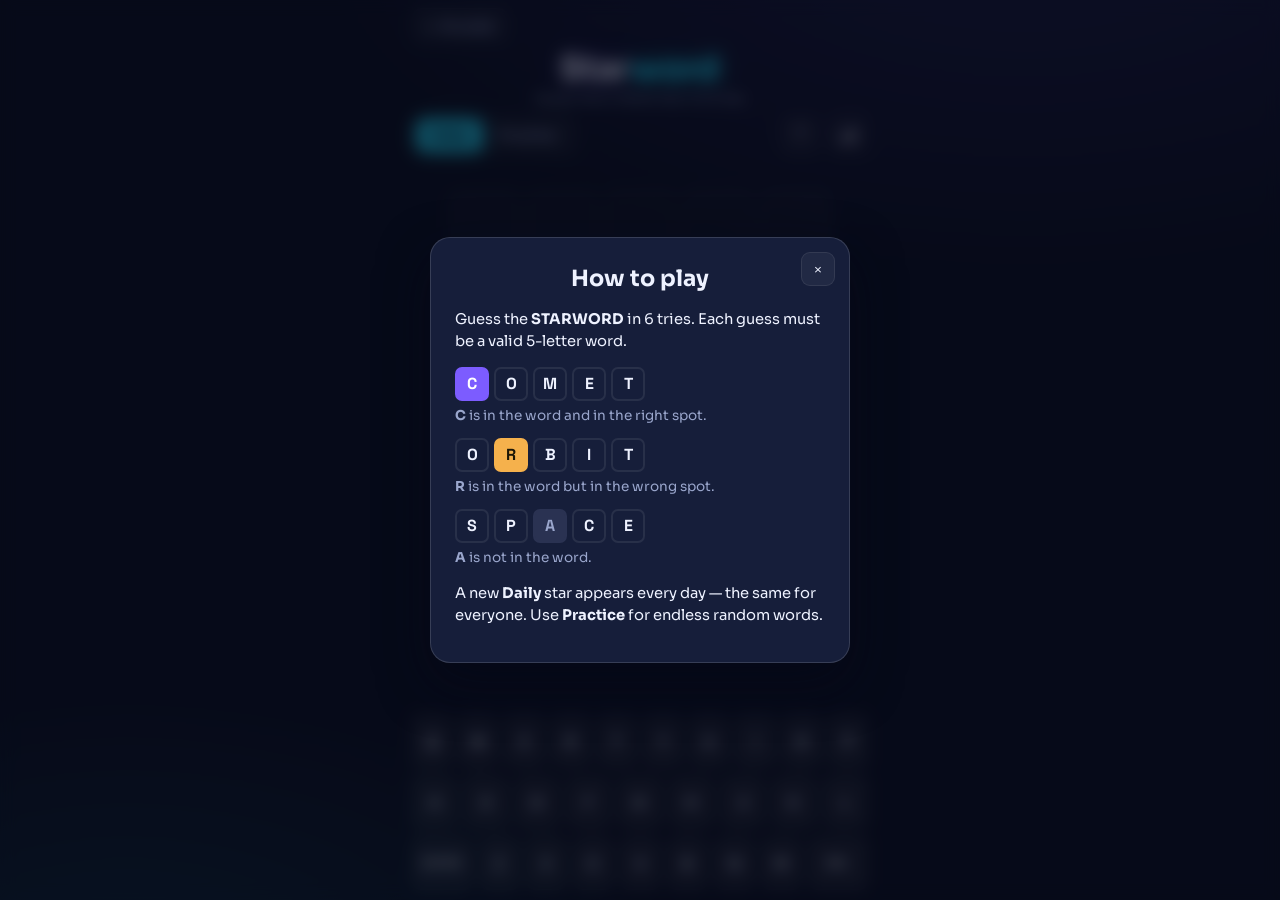
<file: starword/index.html>
<!DOCTYPE html>
<html lang="en">
<head>
  <meta charset="UTF-8" />
  <meta name="viewport" content="width=device-width, initial-scale=1.0, maximum-scale=1.0, user-scalable=no" />
  <title>Starword · Cosmic word guessing</title>
  <link rel="stylesheet" href="style.css" />
  <link rel="preconnect" href="https://fonts.googleapis.com" />
  <link rel="preconnect" href="https://fonts.gstatic.com" crossorigin />
  <link href="https://fonts.googleapis.com/css2?family=Sora:wght@400;600;700;800&family=Space+Grotesk:wght@500;600;700&display=swap" rel="stylesheet" />
</head>
<body>
  <main class="app">
    <a class="back-link" href="../index.html" aria-label="Back to Arcade">← Arcade</a>

    <header class="head">
      <h1 class="title">Star<span>word</span></h1>
      <p class="subtitle">Guess the 5-letter star in 6 tries</p>

      <div class="topbar">
        <div class="mode-switch" role="group" aria-label="Game mode">
          <button class="mode-btn is-active" id="modeDaily" data-mode="daily" aria-pressed="true">Daily</button>
          <button class="mode-btn" id="modePractice" data-mode="practice" aria-pressed="false">Practice</button>
        </div>
        <div class="topbar-actions">
          <button class="icon-btn" id="helpBtn" aria-label="How to play" title="How to play">?</button>
          <button class="icon-btn" id="statsBtn" aria-label="Statistics" title="Statistics">
            <svg viewBox="0 0 24 24" width="18" height="18" aria-hidden="true" focusable="false">
              <rect x="3" y="13" width="4" height="8" rx="1" fill="currentColor"/>
              <rect x="10" y="8" width="4" height="13" rx="1" fill="currentColor"/>
              <rect x="17" y="4" width="4" height="17" rx="1" fill="currentColor"/>
            </svg>
          </button>
        </div>
      </div>
    </header>

    <!-- Rejilla de adivinanzas (6 filas × 5 casillas) -->
    <section class="board-area">
      <div class="board" id="board" aria-label="Guess grid"></div>
    </section>

    <!-- Anuncios para lectores de pantalla + mensajes efímeros -->
    <div class="toast" id="toast" role="status" aria-live="polite"></div>

    <!-- Teclado en pantalla -->
    <section class="keyboard" id="keyboard" aria-label="Keyboard"></section>

    <!-- ===== Modal: resultado / estadísticas ===== -->
    <div class="modal" id="statsModal" hidden>
      <div class="modal-card" role="dialog" aria-modal="true" aria-labelledby="modalTitle">
        <button class="modal-close" id="statsClose" aria-label="Close">×</button>
        <h2 class="modal-title" id="modalTitle">Statistics</h2>

        <div class="result-banner" id="resultBanner" hidden>
          <div class="result-emoji" id="resultEmoji"></div>
          <p class="result-text" id="resultText">—</p>
          <p class="result-answer" id="resultAnswer"></p>
        </div>

        <div class="stat-grid">
          <div class="stat-cell"><span class="stat-num" id="stPlayed">0</span><span class="stat-cap">Played</span></div>
          <div class="stat-cell"><span class="stat-num" id="stWin">0</span><span class="stat-cap">Win %</span></div>
          <div class="stat-cell"><span class="stat-num" id="stStreak">0</span><span class="stat-cap">Streak</span></div>
          <div class="stat-cell"><span class="stat-num" id="stMax">0</span><span class="stat-cap">Max streak</span></div>
        </div>

        <h3 class="dist-title">Guess distribution</h3>
        <div class="dist" id="dist"></div>

        <div class="modal-actions">
          <button class="btn btn-ghost" id="shareBtn" hidden>Share</button>
          <button class="btn btn-primary" id="newWordBtn" hidden>New word</button>
        </div>
        <p class="next-note" id="nextNote" hidden></p>
      </div>
    </div>

    <!-- ===== Modal: cómo jugar ===== -->
    <div class="modal" id="helpModal" hidden>
      <div class="modal-card" role="dialog" aria-modal="true" aria-labelledby="helpTitle">
        <button class="modal-close" id="helpClose" aria-label="Close">×</button>
        <h2 class="modal-title" id="helpTitle">How to play</h2>
        <p class="help-line">Guess the <strong>STARWORD</strong> in 6 tries. Each guess must be a valid 5-letter word.</p>
        <div class="help-examples">
          <div class="help-row" aria-hidden="true">
            <span class="mini-tile correct">C</span><span class="mini-tile">O</span><span class="mini-tile">M</span><span class="mini-tile">E</span><span class="mini-tile">T</span>
          </div>
          <p class="help-cap"><strong>C</strong> is in the word and in the right spot.</p>
          <div class="help-row" aria-hidden="true">
            <span class="mini-tile">O</span><span class="mini-tile present">R</span><span class="mini-tile">B</span><span class="mini-tile">I</span><span class="mini-tile">T</span>
          </div>
          <p class="help-cap"><strong>R</strong> is in the word but in the wrong spot.</p>
          <div class="help-row" aria-hidden="true">
            <span class="mini-tile">S</span><span class="mini-tile">P</span><span class="mini-tile absent">A</span><span class="mini-tile">C</span><span class="mini-tile">E</span>
          </div>
          <p class="help-cap"><strong>A</strong> is not in the word.</p>
        </div>
        <p class="help-line">A new <strong>Daily</strong> star appears every day — the same for everyone. Use <strong>Practice</strong> for endless random words.</p>
      </div>
    </div>
  </main>

  <script src="words.js"></script>
  <script src="script.js"></script>
</body>
</html>
</file>
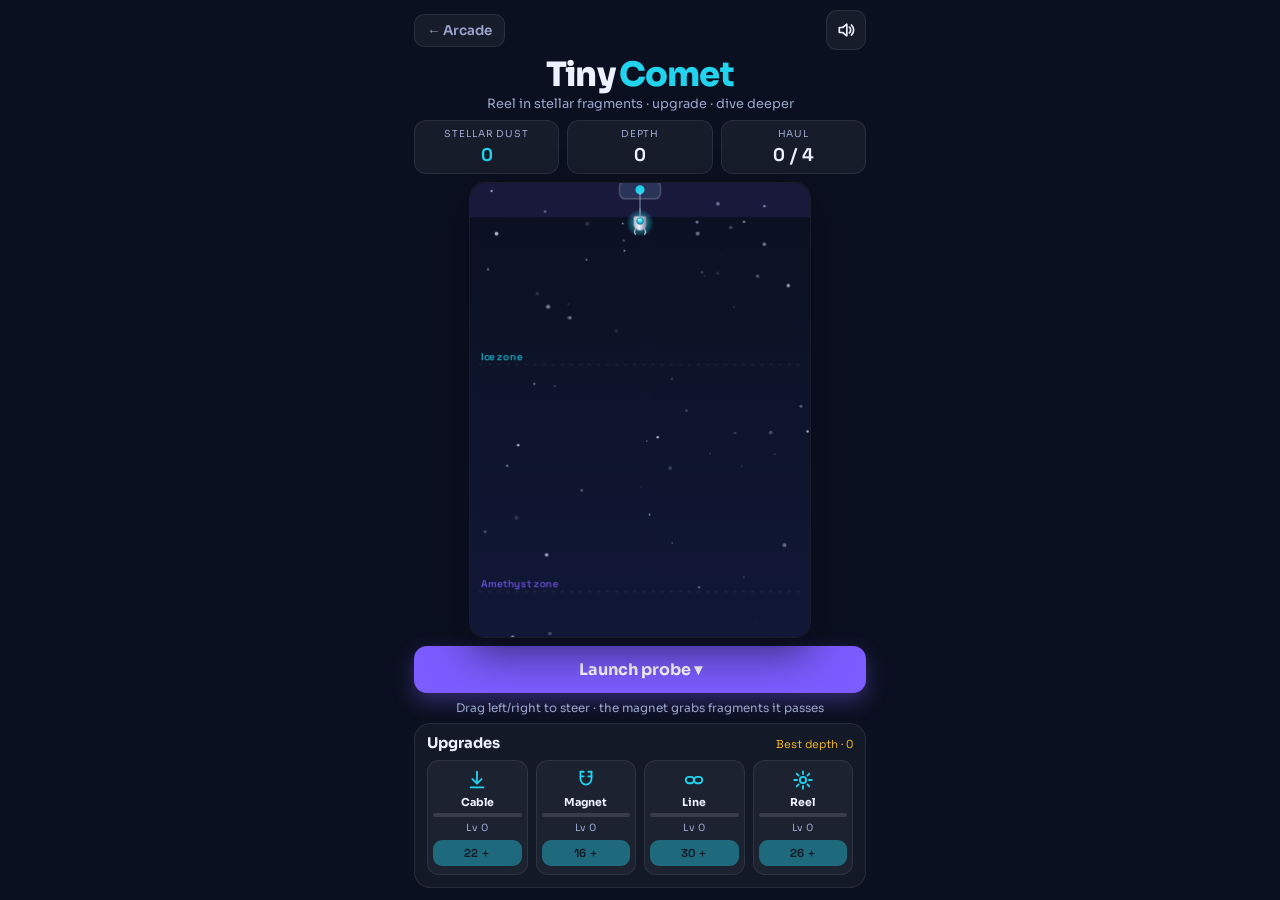
<file: tiny-comet/index.html>
<!DOCTYPE html>
<html lang="en">
<head>
  <meta charset="UTF-8" />
  <meta name="viewport" content="width=device-width, initial-scale=1.0, maximum-scale=1.0, user-scalable=no" />
  <title>Tiny Comet · Dive the void</title>
  <link rel="stylesheet" href="style.css" />
  <link rel="preconnect" href="https://fonts.googleapis.com" />
  <link rel="preconnect" href="https://fonts.gstatic.com" crossorigin />
  <link href="https://fonts.googleapis.com/css2?family=Sora:wght@400;600;700;800&family=Space+Grotesk:wght@500;600;700&display=swap" rel="stylesheet" />
</head>
<body>
  <main class="app">
    <!-- Barra superior compacta: volver + sonido en una sola fila -->
    <div class="topbar">
      <a class="back-link" href="../index.html" aria-label="Back to Arcade">← Arcade</a>
      <button class="icon-btn" id="soundToggle" aria-label="Toggle sound" title="Sound"></button>
    </div>

    <header class="head">
      <h1 class="title">Tiny<span>Comet</span></h1>
      <p class="subtitle">Reel in stellar fragments · upgrade · dive deeper</p>
    </header>

    <!-- ===== HUD ===== -->
    <div class="hud">
      <div class="stat">
        <span class="stat-label">Stellar dust</span>
        <span class="stat-value" id="dust">0</span>
      </div>
      <div class="stat">
        <span class="stat-label">Depth</span>
        <span class="stat-value" id="depth">0</span>
      </div>
      <div class="stat">
        <span class="stat-label">Haul</span>
        <span class="stat-value" id="haul">0 / 4</span>
      </div>
    </div>

    <!-- ===== Play area (Canvas) — ocupa el alto restante ===== -->
    <div class="stage-area" id="stageArea">
      <canvas id="stage" aria-label="Tiny Comet diving field"></canvas>
    </div>

    <!-- ===== Acción + leyenda (siempre visibles) ===== -->
    <button class="btn btn-primary btn-action" id="actionBtn">Launch probe ▾</button>
    <p class="hint" id="hint">Drag left/right to steer · the magnet grabs fragments it passes</p>

    <!-- ===== Upgrades (tira compacta) ===== -->
    <section class="shop">
      <div class="shop-head">
        <h2 class="shop-title">Upgrades</h2>
        <span class="shop-best" id="bestDepth">Best depth · 0</span>
      </div>
      <div class="upgrades" id="upgrades"></div>
    </section>
  </main>

  <script src="script.js"></script>
</body>
</html>
</file>
<file: 2048/style.css>
:root {
  --bg-0: #0b1020;
  --bg-1: #131a33;
  --ink: #eef2ff;
  --ink-dim: #9aa6cc;
  --accent: #7c5cff;
  --accent-2: #22d3ee;
  --accent-3: #f472b6;
  --good: #34d399;
  --radius: 18px;
  --shadow: 0 20px 50px rgba(5, 8, 22, 0.55);
  --gap: 12px;
  /* duración de la animación de deslizamiento de fichas */
  --slide: 130ms;
}

* { box-sizing: border-box; margin: 0; padding: 0; }

html, body { height: 100%; }

body {
  font-family: "Sora", system-ui, -apple-system, sans-serif;
  color: var(--ink);
  background: var(--bg-0);
  height: 100svh;          /* alto del viewport (descontando UI del navegador) */
  height: 100dvh;          /* preferimos dvh donde esté disponible */
  display: flex;
  justify-content: center;
  padding: 10px 14px;
  overflow: hidden;        /* el juego cabe entero: nunca hay scroll de página */
  -webkit-tap-highlight-color: transparent;
}

/* Columna a pantalla completa: encabezado + HUD + tablero + pista */
.app {
  width: 100%;
  max-width: 480px;
  height: 100%;
  display: flex;
  flex-direction: column;
  gap: 10px;
  min-height: 0;           /* permite que el escenario encoja */
}

/* ===== Enlace de regreso al arcade ===== */
.back-link {
  align-self: flex-start;
  text-decoration: none;
  color: var(--ink-dim);
  font-family: "Sora", sans-serif;
  font-weight: 600;
  font-size: 0.88rem;
  padding: 8px 13px;
  border-radius: 10px;
  background: rgba(255,255,255,0.05);
  border: 1px solid rgba(255,255,255,0.08);
  transition: color 160ms ease, border-color 160ms ease, transform 120ms ease;
}
.back-link:hover { color: var(--ink); border-color: rgba(255,255,255,0.24); }
.back-link:active { transform: translateY(1px); }

/* ===== Cabecera (compacta para caber en pantalla) ===== */
.head { text-align: center; }
.title {
  font-size: clamp(1.6rem, 6vw, 2.2rem);
  font-weight: 800;
  letter-spacing: -0.02em;
  line-height: 1;
  font-family: "Space Grotesk", "Sora", sans-serif;
}
.title span { color: var(--accent-2); }
.subtitle {
  margin-top: 4px;
  color: var(--ink-dim);
  font-size: 0.82rem;
}

/* ===== HUD: marcador + nueva partida ===== */
.hud {
  display: flex;
  align-items: stretch;
  justify-content: space-between;
  gap: 12px;
}
.scores {
  display: flex;
  gap: 12px;
  flex: 1;
}
.stat {
  position: relative; /* ancla del "+N" flotante */
  flex: 1;
  background: rgba(255,255,255,0.05);
  border: 1px solid rgba(255,255,255,0.08);
  border-radius: 14px;
  padding: 10px 14px;
  text-align: center;
  backdrop-filter: blur(6px);
  min-width: 92px;
}
.stat-label {
  display: block;
  font-size: 0.7rem;
  text-transform: uppercase;
  letter-spacing: 0.12em;
  color: var(--ink-dim);
}
.stat-value {
  display: block;
  margin-top: 4px;
  font-family: "Space Grotesk", monospace;
  font-size: 1.4rem;
  font-weight: 700;
}
/* Pulso del marcador al sumar puntos */
.stat-value.bump { animation: bump 200ms ease; }
@keyframes bump {
  0%   { transform: scale(1); }
  40%  { transform: scale(1.18); color: var(--accent-2); }
  100% { transform: scale(1); }
}
/* Indicador flotante "+N" que sube y se desvanece */
.score-add {
  position: absolute;
  left: 0;
  right: 0;
  top: 2px;
  text-align: center;
  font-family: "Space Grotesk", monospace;
  font-weight: 700;
  font-size: 1.05rem;
  color: var(--accent-2);
  pointer-events: none;
  animation: scoreAdd 650ms ease-out forwards;
}
@keyframes scoreAdd {
  0%   { opacity: 0; transform: translateY(4px); }
  25%  { opacity: 1; }
  100% { opacity: 0; transform: translateY(-26px); }
}

/* ===== Barra de herramientas: modo + undo ===== */
.toolbar {
  display: flex;
  align-items: center;
  justify-content: space-between;
  gap: 12px;
  flex-wrap: wrap;
}
/* Selector de modo segmentado */
.mode {
  display: inline-flex;
  gap: 4px;
  padding: 4px;
  background: rgba(255,255,255,0.05);
  border: 1px solid rgba(255,255,255,0.08);
  border-radius: 12px;
}
.mode-btn {
  font-family: "Sora", sans-serif;
  font-weight: 600;
  font-size: 0.82rem;
  color: var(--ink-dim);
  background: transparent;
  border: none;
  padding: 8px 14px;
  border-radius: 9px;
  cursor: pointer;
  transition: color 160ms ease, background 200ms ease, box-shadow 200ms ease;
}
.mode-btn:hover { color: var(--ink); }
.mode-btn.is-active {
  color: #fff;
  background: var(--accent);
  box-shadow: 0 6px 16px rgba(124, 92, 255, 0.35);
}
/* El modo Agujero Negro se ve como un vórtice oscuro al estar activo */
#modeBlackhole.is-active {
  background: radial-gradient(circle at 50% 50%, #05070f 0%, #1a1330 60%, #3a2a7a 100%);
  box-shadow: 0 0 14px rgba(124, 92, 255, 0.5), inset 0 0 10px rgba(0,0,0,0.6);
}
/* Botón Undo: muestra los usos restantes */
.btn-undo { font-size: 0.84rem; padding: 9px 16px; }
.btn-undo:disabled {
  opacity: 0.4;
  cursor: not-allowed;
  transform: none;
}

/* Línea de ayuda del modo Black Hole (solo visible en ese modo) */
.mode-hint {
  margin-top: -2px;
  text-align: center;
  font-size: 0.76rem;
  line-height: 1.35;
  color: var(--ink-dim);
  display: flex;
  flex-direction: column;
  gap: 1px;
}
.mode-hint[hidden] { display: none; }
.mode-hint-count { color: var(--accent-2); font-weight: 600; }

/* ===== Escenario: ocupa el alto restante y centra el tablero ===== */
.stage {
  flex: 1;                 /* toma todo el espacio vertical sobrante */
  min-height: 0;           /* clave para que pueda encoger dentro del flex */
  min-width: 0;
  display: grid;
  place-items: center;
}

/* ===== Tablero ===== */
/* El tamaño cuadrado lo fija JS con min(ancho, alto disponibles).
   width:min(...) es solo el valor inicial antes de que corra el script. */
.board-wrap {
  position: relative;
  width: min(100%, 480px);
  background: rgba(255,255,255,0.04);
  border: 1px solid rgba(255,255,255,0.08);
  border-radius: var(--radius);
  padding: var(--gap);
  box-shadow: var(--shadow);
  touch-action: none; /* evita el scroll de página al hacer swipe */
}

.board {
  position: relative;
  width: 100%;
  aspect-ratio: 1 / 1;
}

/* Rejilla de fondo: 16 celdas vacías */
.grid-bg {
  position: absolute;
  inset: 0;
  display: grid;
  grid-template-columns: repeat(4, 1fr);
  grid-template-rows: repeat(4, 1fr);
  gap: var(--gap);
}
.cell {
  border-radius: 12px;
  background: rgba(255,255,255,0.05);
}

/* Capa de fichas (posicionadas en absoluto sobre la rejilla) */
.tile-layer {
  position: absolute;
  inset: 0;
}

.tile {
  position: absolute;
  border-radius: 12px;
  display: grid;
  place-items: center;
  font-family: "Space Grotesk", monospace;
  font-weight: 700;
  line-height: 1;
  background: #3a3f63;
  color: var(--ink);
  box-shadow:
    inset 0 1px 0 rgba(255,255,255,0.25),
    0 8px 18px rgba(7, 12, 30, 0.35);
  transition:
    left var(--slide) ease-in-out,
    top  var(--slide) ease-in-out;
  user-select: none;
  -webkit-user-select: none;
  font-size: clamp(1.5rem, 8.5vw, 2.5rem);
  z-index: 1;
}

/* Rampa de color por valor (fondo · texto) */
.tile[data-value="2"]    { background: #3a3f63; color: #eef2ff; }
.tile[data-value="4"]    { background: #454b86; color: #eef2ff; }
.tile[data-value="8"]    { background: #5a4fb0; color: #eef2ff; }
.tile[data-value="16"]   { background: #6f4fd6; color: #eef2ff; }
.tile[data-value="32"]   { background: #7c5cff; color: #ffffff; }
.tile[data-value="64"]   { background: #9b6bff; color: #ffffff; }
.tile[data-value="128"]  { background: #22d3ee; color: #06121a; }
.tile[data-value="256"]  { background: #3fdaef; color: #06121a; }
.tile[data-value="512"]  { background: #67e6f3; color: #06121a; }
.tile[data-value="1024"] { background: #ffd166; color: #2a1d00; }
.tile[data-value="2048"] { background: #ffb703; color: #2a1d00; }
/* Más allá de 2048: dorado intenso con brillo */
.tile.super {
  background: #ffb703;
  color: #2a1d00;
  box-shadow:
    inset 0 1px 0 rgba(255,255,255,0.4),
    0 0 22px rgba(255, 183, 3, 0.55),
    0 8px 18px rgba(7, 12, 30, 0.4);
}

/* Tamaños de fuente reducidos para números largos */
.tile.len3 { font-size: clamp(1.2rem, 6.5vw, 2rem); }
.tile.len4 { font-size: clamp(0.95rem, 5.2vw, 1.6rem); }

/* Aparición de ficha nueva: espera a que terminen los deslizamientos
   (delay = --slide) y usa fill 'backwards' para quedar invisible durante
   la espera sin dejar transform residual que choque con el pop de fusión. */
.tile.pop-in { animation: popIn 180ms ease var(--slide) backwards; }
@keyframes popIn {
  0%   { transform: scale(0); }
  70%  { transform: scale(1.12); }
  100% { transform: scale(1); }
}

/* Pop al fusionar */
.tile.merged {
  z-index: 2;
  animation: mergePop 160ms ease;
}
@keyframes mergePop {
  0%   { transform: scale(1); }
  45%  { transform: scale(1.2); }
  100% { transform: scale(1); }
}

/* Ficha que desaparece tras una fusión (se desliza por debajo) */
.tile.vanish { z-index: 0; }

/* ===== Celda colapsada (modo Agujero Negro) ===== */
/* Vórtice oscuro: las fichas no pueden entrar aquí */
.vortex {
  position: absolute;
  border-radius: 12px;
  overflow: hidden;
  z-index: 0;
  background:
    radial-gradient(circle at 50% 50%,
      #03040b 0%, #07091a 36%, #160f2e 68%, rgba(124,92,255,0.28) 100%);
  box-shadow:
    inset 0 0 22px rgba(0,0,0,0.92),
    0 0 16px rgba(124, 92, 255, 0.4);
}
/* Remolino giratorio del vórtice */
.vortex::before {
  content: "";
  position: absolute;
  inset: -30%;
  background: conic-gradient(from 0deg,
    transparent 0deg, rgba(124,92,255,0.5) 80deg,
    transparent 170deg, rgba(34,211,238,0.42) 260deg, transparent 360deg);
  animation: swirl 3.2s linear infinite;
  mix-blend-mode: screen;
}
/* Núcleo negro central */
.vortex::after {
  content: "";
  position: absolute;
  inset: 32%;
  border-radius: 50%;
  background: radial-gradient(circle, #01020a 45%, transparent 72%);
}
.vortex.collapse { animation: collapseIn 440ms cubic-bezier(.2,.8,.2,1); }
@keyframes swirl { to { transform: rotate(360deg); } }
@keyframes collapseIn {
  0%   { transform: scale(1.55); opacity: 0; }
  55%  { opacity: 1; }
  100% { transform: scale(1); opacity: 1; }
}

/* Canvas de efectos de fusión (supernovas) — sobre las fichas */
.fx {
  position: absolute;
  inset: 0;
  width: 100%;
  height: 100%;
  pointer-events: none;
  z-index: 4;
}

/* Canvas de confeti — cubre el tablero */
.confetti {
  position: absolute;
  inset: 0;
  width: 100%;
  height: 100%;
  pointer-events: none;
  z-index: 5;
}

/* ===== Aviso flotante sobre el tablero (p.ej. "A cell collapsed") ===== */
.board-toast {
  position: absolute;
  top: 12px;
  left: 50%;
  transform: translateX(-50%) translateY(-6px);
  z-index: 5;
  padding: 6px 13px;
  border-radius: 999px;
  background: rgba(10, 12, 28, 0.88);
  border: 1px solid rgba(124, 92, 255, 0.55);
  box-shadow: 0 6px 18px rgba(5, 8, 22, 0.5);
  color: var(--ink);
  font-size: 0.76rem;
  font-weight: 600;
  white-space: nowrap;
  pointer-events: none;
  opacity: 0;
  transition: opacity 240ms ease, transform 240ms ease;
}
.board-toast.show {
  opacity: 1;
  transform: translateX(-50%) translateY(0);
}

/* ===== Overlay de victoria / derrota ===== */
.overlay[hidden] { display: none; }
.overlay {
  position: absolute;
  inset: 0;
  display: grid;
  place-items: center;
  background: rgba(8, 11, 26, 0.6);
  backdrop-filter: blur(8px);
  border-radius: var(--radius);
  animation: fade 280ms ease;
  z-index: 6;
}
@keyframes fade { from { opacity: 0; } to { opacity: 1; } }
.overlay-card {
  text-align: center;
  padding: 28px 26px;
  background: #1a2240;
  border: 1px solid rgba(255,255,255,0.14);
  border-radius: 18px;
  box-shadow: var(--shadow);
  max-width: 88%;
}
/* Ícono SVG del overlay (sustituye al emoji) */
.overlay-icon {
  display: grid;
  place-items: center;
  margin: 0 auto 4px;
  color: var(--accent-2);
}
.overlay-icon svg { width: 52px; height: 52px; display: block; }
.overlay-icon.is-over { color: var(--ink-dim); }
.overlay-card h2 {
  margin: 6px 0 8px;
  font-size: 1.7rem;
  color: var(--accent-2);
}
.overlay-card p { color: var(--ink-dim); margin-bottom: 18px; }
.overlay-actions {
  display: flex;
  gap: 10px;
  justify-content: center;
}

/* ===== Botones ===== */
.btn {
  font-family: "Sora", sans-serif;
  font-weight: 700;
  font-size: 0.9rem;
  padding: 11px 20px;
  border-radius: 12px;
  border: none;
  cursor: pointer;
  transition: transform 120ms ease, filter 160ms ease, border-color 160ms ease;
  white-space: nowrap;
}
.btn:active { transform: translateY(1px) scale(0.98); }
.btn-primary {
  color: #fff;
  background: var(--accent);
  box-shadow: 0 8px 20px rgba(124, 92, 255, 0.35);
}
.btn-primary:hover { filter: brightness(1.06); }
.btn-ghost {
  color: var(--ink);
  background: rgba(255,255,255,0.06);
  border: 1px solid rgba(255,255,255,0.12);
}
.btn-ghost:hover { border-color: rgba(255,255,255,0.28); }

/* ===== Pista ===== */
.hint {
  text-align: center;
  color: var(--ink-dim);
  font-size: 0.82rem;
}

@media (max-width: 380px) {
  .stat-value { font-size: 1.2rem; }
  .btn { padding: 11px 14px; }
}

/* Respeta la preferencia de movimiento reducido */
@media (prefers-reduced-motion: reduce) {
  .tile { transition: none; }
  .tile.pop-in, .tile.merged, .stat-value.bump { animation: none; }
  .vortex::before { animation: none; }
  .vortex.collapse { animation: none; }
  .board-toast { transition: none; }
}
</file>
<file: buscaminas/style.css>
:root {
  --bg-0: #0b1020;
  --bg-1: #131a33;
  --ink: #eef2ff;
  --ink-dim: #9aa6cc;
  --accent: #7c5cff;
  --accent-2: #22d3ee;
  --accent-3: #f472b6;
  --good: #34d399;
  --danger: #f87171;
  --radius: 18px;
  --shadow: 0 20px 50px rgba(5, 8, 22, 0.55);
  --cols: 9;        /* columnas del tablero (lo fija el JS) */
  --cell: 36px;     /* tamaño de celda en px (lo fija el JS) */
  --gap: 4px;
}

* { box-sizing: border-box; margin: 0; padding: 0; }

html, body { height: 100%; }

body {
  font-family: "Sora", system-ui, -apple-system, sans-serif;
  color: var(--ink);
  background: var(--bg-0);
  height: 100dvh;
  display: flex;
  justify-content: center;
  align-items: stretch;
  padding: 10px 14px;
  overflow: hidden;            /* la página NUNCA hace scroll */
  -webkit-tap-highlight-color: transparent;
}

.app {
  width: 100%;
  max-width: 540px;
  height: 100%;
  display: flex;
  flex-direction: column;
  gap: 12px;
  min-height: 0;               /* permite que los hijos flex encojan */
}

.back-link {
  align-self: flex-start;
  text-decoration: none;
  color: var(--ink-dim);
  font-family: "Sora", sans-serif;
  font-weight: 600;
  font-size: 0.88rem;
  padding: 8px 13px;
  border-radius: 10px;
  background: rgba(255,255,255,0.05);
  border: 1px solid rgba(255,255,255,0.08);
  transition: color 160ms ease, border-color 160ms ease, transform 120ms ease;
}
.back-link:hover { color: var(--ink); border-color: rgba(255,255,255,0.24); }
.back-link:active { transform: translateY(1px); }

.head { text-align: center; flex: 0 0 auto; }
.title {
  font-size: clamp(1.5rem, 5.5vw, 2.2rem);
  font-weight: 800;
  letter-spacing: -0.02em;
  line-height: 1;
}
.title span { color: var(--accent-2); margin-left: 0.1em; }
.subtitle {
  margin-top: 5px;
  color: var(--ink-dim);
  font-size: 0.82rem;
}

/* ===== Menú inicial ===== */
.menu {
  display: flex;
  flex-direction: column;
  gap: 16px;
  align-items: center;
  justify-content: center;     /* centra el menú en el alto disponible */
  flex: 1;
  min-height: 0;
  overflow: auto;              /* si fuese muy bajo, scroll interno (no de página) */
  padding: 8px 0;
}
.menu[hidden], .game[hidden] { display: none; }
.menu-title {
  font-size: 1.1rem;
  font-weight: 600;
  color: var(--ink-dim);
  letter-spacing: 0.01em;
}
.menu-sizes {
  display: grid;
  grid-template-columns: repeat(3, 1fr);
  gap: 12px;
  width: 100%;
}
.size-card {
  display: flex;
  flex-direction: column;
  align-items: center;
  gap: 5px;
  padding: 16px 8px;
  border-radius: 16px;
  cursor: pointer;
  color: var(--ink);
  background: rgba(255,255,255,0.05);
  border: 2px solid rgba(255,255,255,0.08);
  transition: border-color 160ms ease, background 160ms ease, transform 120ms ease;
  font-family: "Sora", sans-serif;
}
.size-card:hover { transform: translateY(-3px); border-color: rgba(255,255,255,0.22); }
.size-card.is-active {
  border-color: var(--accent-2);
  background: rgba(34, 211, 238, 0.10);
}
.size-dim {
  font-family: "Space Grotesk", monospace;
  font-size: 1.25rem;
  font-weight: 700;
}
.size-mines {
  font-size: 0.78rem;
  color: var(--ink-dim);
}
.size-tag {
  font-size: 0.66rem;
  text-transform: uppercase;
  letter-spacing: 0.1em;
  color: var(--accent-2);
  margin-top: 2px;
}
.btn-lg {
  width: 100%;
  padding: 15px 20px;
  font-size: 1.05rem;
  border-radius: 14px;
}

/* ===== Vista de juego ===== */
.game {
  display: flex;
  flex-direction: column;
  gap: 12px;
  flex: 1;
  min-height: 0;               /* clave: deja que el tablero se ajuste al alto */
}

/* HUD */
.hud {
  display: grid;
  grid-template-columns: repeat(3, 1fr);
  gap: 10px;
  flex: 0 0 auto;
}
.stat {
  background: rgba(255,255,255,0.05);
  border: 1px solid rgba(255,255,255,0.08);
  border-radius: 14px;
  padding: 8px 10px;
  text-align: center;
  backdrop-filter: blur(6px);
}
.stat-label {
  display: block;
  font-size: 0.7rem;
  text-transform: uppercase;
  letter-spacing: 0.12em;
  color: var(--ink-dim);
}
.stat-value {
  display: block;
  margin-top: 4px;
  font-family: "Space Grotesk", monospace;
  font-size: 1.3rem;
  font-weight: 700;
}

/* Tablero: ocupa el alto restante de la columna flex */
.board-wrap {
  position: relative;
  flex: 1;
  min-height: 0;
  display: flex;
  background: rgba(255,255,255,0.04);
  border: 1px solid rgba(255,255,255,0.08);
  border-radius: var(--radius);
  padding: 10px;
  box-shadow: var(--shadow);
}
/* Área desplazable interna: solo el tablero hace scroll si no cabe (Expert).
   El centrado "safe" evita que se corten filas/columnas al desbordar. */
.board-scroll {
  flex: 1;
  min-height: 0;
  width: 100%;
  overflow: auto;
  -webkit-overflow-scrolling: touch;
  border-radius: 12px;
  display: flex;
  align-items: safe center;
  justify-content: safe center;
}
.board {
  display: grid;
  grid-template-columns: repeat(var(--cols), var(--cell));
  gap: var(--gap);
  width: max-content;
  margin: 0 auto;
}

.cell {
  width: var(--cell);
  height: var(--cell);
  border: none;
  border-radius: 6px;
  cursor: pointer;
  display: grid;
  place-items: center;
  font-family: "Space Grotesk", monospace;
  font-weight: 700;
  font-size: calc(var(--cell) * 0.5);
  line-height: 1;
  color: var(--ink);
  background: linear-gradient(145deg, #283466, #1b2342);
  box-shadow:
    inset 0 1px 0 rgba(255,255,255,0.12),
    0 2px 5px rgba(7, 12, 30, 0.4);
  transition: background 120ms ease, transform 90ms ease, box-shadow 120ms ease;
  user-select: none;
  -webkit-user-select: none;
  -webkit-touch-callout: none;
  touch-action: manipulation;
  padding: 0;
}
.cell:hover:not(.revealed) { filter: brightness(1.12); }
.cell:active:not(.revealed) { transform: scale(0.92); }

.cell img,
.cell svg {
  width: 64%;
  height: 64%;
  display: block;
  pointer-events: none;
}

/* Celda revelada: hundida y plana */
.cell.revealed {
  background: rgba(255,255,255,0.035);
  box-shadow: inset 0 0 0 1px rgba(255,255,255,0.05);
  cursor: default;
}
.cell.revealed:hover { filter: none; }

/* Onda expansiva radial: cada celda "brota" al revelarse en el primer clic.
   Se aplica anillo por anillo desde el JS según la distancia al clic. */
@keyframes revealPop {
  0%   { transform: scale(0.25); opacity: 0; }
  60%  { transform: scale(1.08); opacity: 1; }
  100% { transform: scale(1);    opacity: 1; }
}
.cell.reveal-pop { animation: revealPop 240ms ease-out both; }
@media (prefers-reduced-motion: reduce) {
  .cell.reveal-pop { animation: none; }
}

/* Números de adyacencia con colores temáticos */
.cell.n1 { color: #22d3ee; }
.cell.n2 { color: #4ade80; }
.cell.n3 { color: #f87171; }
.cell.n4 { color: #a78bfa; }
.cell.n5 { color: #fbbf24; }
.cell.n6 { color: #2dd4bf; }
.cell.n7 { color: #f472b6; }
.cell.n8 { color: #cbd5e1; }

/* Pista de modo bandera: anillo cyan en celdas ocultas → tocar = bandera */
.board.flag-mode .cell:not(.revealed):not(.flagged) {
  box-shadow:
    inset 0 0 0 1.5px rgba(34, 211, 238, 0.4),
    inset 0 1px 0 rgba(255,255,255,0.12),
    0 2px 5px rgba(7, 12, 30, 0.4);
}
.board.flag-mode .cell:not(.revealed) { cursor: cell; }

/* Minas y banderas */
.cell.flagged {
  background: linear-gradient(145deg, #2f2150, #241a3e);
}
.cell.mine {
  background: rgba(248, 113, 113, 0.18);
}
.cell.exploded {
  background: rgba(248, 113, 113, 0.55);
  box-shadow: inset 0 0 0 2px rgba(248, 113, 113, 0.8);
}
/* Bandera puesta donde NO había mina (se muestra al perder): cruz SVG roja */
.cell.wrong {
  background: rgba(248, 113, 113, 0.12);
  color: var(--danger);
}
.cell.wrong svg {
  width: 80%;
  height: 80%;
  opacity: 0.9;
}

/* Canvas de confeti (victoria) */
.confetti {
  position: absolute;
  inset: 0;
  width: 100%;
  height: 100%;
  pointer-events: none;
  z-index: 5;
}

/* Overlay de fin de partida */
.end-overlay[hidden] { display: none; }
.end-overlay {
  position: absolute;
  inset: 0;
  display: grid;
  place-items: center;
  background: rgba(8, 11, 26, 0.6);
  backdrop-filter: blur(8px);
  border-radius: var(--radius);
  animation: fade 280ms ease;
  overflow: auto;              /* si el viewport es muy bajo, scroll interno del modal */
  z-index: 6;
}
@keyframes fade { from { opacity: 0; } to { opacity: 1; } }
.end-card {
  text-align: center;
  padding: 28px 26px;
  background: #1a2240;
  border: 1px solid rgba(255,255,255,0.14);
  border-radius: 18px;
  box-shadow: var(--shadow);
  max-width: 90%;
}
.end-emoji {
  line-height: 0;
  margin-bottom: 4px;
  color: var(--accent-2);     /* tiñe el SVG de victoria (estrella) */
}
.end-emoji svg, .end-emoji img {
  width: 56px;
  height: 56px;
  display: inline-block;
}
.end-card.lose .end-emoji { color: var(--danger); }
.end-card h2 {
  margin: 8px 0 8px;
  font-size: 1.7rem;
  color: var(--accent-2);
}
.end-card.lose h2 { color: var(--danger); }
.end-card p { color: var(--ink-dim); margin-bottom: 18px; }
.end-actions {
  display: flex;
  gap: 10px;
  justify-content: center;
}

/* Controles */
.controls {
  display: flex;
  align-items: center;
  justify-content: center;
  gap: 10px;
  flex: 0 0 auto;
}
.controls .btn-flag,
.controls .btn-ghost { flex: 1; }
.icon-btn svg { width: 20px; height: 20px; display: block; }
.icon-btn {
  font-size: 1.1rem;
  line-height: 1;
  width: 42px;
  height: 42px;
  flex: 0 0 auto;
  display: grid;
  place-items: center;
  border-radius: 11px;
  cursor: pointer;
  color: var(--ink);
  background: rgba(255,255,255,0.05);
  border: 1px solid rgba(255,255,255,0.08);
  transition: all 160ms ease;
}
.icon-btn:hover { border-color: rgba(255,255,255,0.22); }
.icon-btn.is-muted { opacity: 0.5; }

.btn {
  font-family: "Sora", sans-serif;
  font-weight: 700;
  font-size: 0.9rem;
  padding: 11px 18px;
  border-radius: 12px;
  border: none;
  cursor: pointer;
  transition: transform 120ms ease, filter 160ms ease, border-color 160ms ease, background 160ms ease;
}
.btn:active { transform: translateY(1px) scale(0.98); }
.btn-primary {
  color: #fff;
  background: var(--accent);
  box-shadow: 0 8px 20px rgba(124, 92, 255, 0.35);
}
.btn-primary:hover { filter: brightness(1.06); }
.btn-ghost {
  color: var(--ink);
  background: rgba(255,255,255,0.06);
  border: 1px solid rgba(255,255,255,0.12);
}
.btn-ghost:hover { border-color: rgba(255,255,255,0.28); }

/* Botón de modo bandera (toggle) */
.btn-flag {
  display: inline-flex;
  align-items: center;
  justify-content: center;
  gap: 8px;
  color: var(--ink);
  background: rgba(255,255,255,0.06);
  border: 1px solid rgba(255,255,255,0.12);
}
.btn-flag:hover { border-color: rgba(255,255,255,0.28); }
.btn-flag-icon { width: 18px; height: 18px; display: block; }
.btn-flag.is-active {
  color: #0b1020;
  background: var(--accent-2);
  border-color: transparent;
  box-shadow: 0 8px 20px rgba(34, 211, 238, 0.3);
}
.btn-flag.is-active .btn-flag-icon { filter: brightness(0) saturate(100%); }

/* ===== Power-up Escáner ===== */
.controls .btn-scan { flex: 1; }
.btn-scan {
  display: inline-flex;
  align-items: center;
  justify-content: center;
  gap: 7px;
  color: var(--ink);
  background: rgba(255,255,255,0.06);
  border: 1px solid rgba(255,255,255,0.12);
}
.btn-scan:hover:not(:disabled) { border-color: rgba(255,255,255,0.28); }
.btn-scan .scan-icon { width: 16px; height: 16px; display: block; flex: 0 0 auto; }
/* Insignia con los usos restantes del power-up */
.btn-scan .scan-badge {
  font-family: "Space Grotesk", monospace;
  font-weight: 700;
  font-size: 0.7rem;
  min-width: 17px;
  height: 17px;
  padding: 0 4px;
  display: inline-grid;
  place-items: center;
  border-radius: 999px;
  background: var(--accent);
  color: #fff;
}
.btn-scan .scan-badge[hidden] { display: none; }
/* Escáner armado: a la espera de que toques una bandera */
.btn-scan.is-armed {
  color: #0b1020;
  background: var(--accent-2);
  border-color: transparent;
  box-shadow: 0 8px 20px rgba(34, 211, 238, 0.3);
}
.btn-scan.is-armed .scan-badge { background: rgba(11,16,32,0.35); color: #0b1020; }
/* Escáner ya consumido */
.btn-scan.is-used { opacity: 0.45; cursor: not-allowed; }

/* Pista visual: al armar el escáner, las banderas laten en cyan */
.board.scan-mode .cell.flagged {
  cursor: crosshair;
  box-shadow:
    inset 0 0 0 2px rgba(34, 211, 238, 0.75),
    0 0 14px rgba(34, 211, 238, 0.35);
  animation: scanReady 1.2s ease-in-out infinite;
}
@keyframes scanReady {
  0%, 100% { filter: brightness(1); }
  50%      { filter: brightness(1.35); }
}

/* Resultado del escaneo sobre la celda objetivo */
.cell.scan-safe, .cell.scan-mine {
  position: relative;
  z-index: 3;
  animation: scanPulse 1.5s ease-in-out 1;
}
.cell.scan-safe {
  box-shadow:
    inset 0 0 0 2px var(--good),
    0 0 20px rgba(52, 211, 153, 0.7);
}
.cell.scan-mine {
  box-shadow:
    inset 0 0 0 2px var(--danger),
    0 0 20px rgba(248, 113, 113, 0.75);
}
@keyframes scanPulse {
  0%, 100% { filter: brightness(1); }
  50%      { filter: brightness(1.5); }
}
@media (prefers-reduced-motion: reduce) {
  .board.scan-mode .cell.flagged,
  .cell.scan-safe, .cell.scan-mine { animation: none; }
}

/* Aviso flotante con el resultado del escáner */
.scan-toast[hidden] { display: none; }
.scan-toast {
  position: absolute;
  top: 16px;
  left: 50%;
  transform: translateX(-50%) translateY(-8px);
  padding: 9px 16px;
  border-radius: 999px;
  font-family: "Sora", sans-serif;
  font-weight: 700;
  font-size: 0.85rem;
  white-space: nowrap;
  color: var(--ink);
  background: rgba(8, 11, 26, 0.92);
  border: 1px solid rgba(255,255,255,0.14);
  box-shadow: var(--shadow);
  opacity: 0;
  pointer-events: none;
  z-index: 7;
  transition: opacity 200ms ease, transform 200ms ease;
}
.scan-toast.show { opacity: 1; transform: translateX(-50%) translateY(0); }
.scan-toast.safe { color: var(--good); border-color: rgba(52, 211, 153, 0.5); }
.scan-toast.mine { color: var(--danger); border-color: rgba(248, 113, 113, 0.5); }
.scan-toast.hint { color: var(--accent-2); border-color: rgba(34, 211, 238, 0.45); }

@media (max-width: 420px) {
  .stat-value { font-size: 1.15rem; }
  .size-dim { font-size: 1.1rem; }
  .btn { padding: 11px 12px; font-size: 0.82rem; }
  .controls { flex-wrap: wrap; }
  .btn-scan .scan-label { display: none; }
  .controls .btn-scan { flex: 0 0 auto; }
  .scan-toast { font-size: 0.78rem; padding: 8px 13px; }
}
</file>
<file: memorama/style.css>
:root {
  --bg-0: #0b1020;
  --bg-1: #131a33;
  --ink: #eef2ff;
  --ink-dim: #9aa6cc;
  --accent: #7c5cff;
  --accent-2: #22d3ee;
  --accent-3: #f472b6;
  --good: #34d399;
  --radius: 18px;
  --shadow: 0 20px 50px rgba(5, 8, 22, 0.55);
}

* { box-sizing: border-box; margin: 0; padding: 0; }

html, body { height: 100%; }

body {
  font-family: "Sora", system-ui, -apple-system, sans-serif;
  color: var(--ink);
  background: var(--bg-0);
  height: 100dvh;
  display: flex;
  flex-direction: column;
  align-items: center;
  padding: clamp(10px, 2.4vmin, 22px);
  overflow: hidden; /* todo cabe en el viewport: sin scroll */
  -webkit-tap-highlight-color: transparent;
}

.app {
  width: 100%;
  max-width: 460px;
  flex: 1;
  min-height: 0; /* permite que el tablero encoja para caber en el alto */
  display: flex;
  flex-direction: column;
  gap: clamp(10px, 2vmin, 18px);
}

.back-link {
  align-self: flex-start;
  text-decoration: none;
  color: var(--ink-dim);
  font-family: "Sora", sans-serif;
  font-weight: 600;
  font-size: 0.88rem;
  padding: 8px 13px;
  border-radius: 10px;
  background: rgba(255,255,255,0.05);
  border: 1px solid rgba(255,255,255,0.08);
  transition: color 160ms ease, border-color 160ms ease, transform 120ms ease;
}
.back-link:hover { color: var(--ink); border-color: rgba(255,255,255,0.24); }
.back-link:active { transform: translateY(1px); }

.head { text-align: center; }
.title {
  font-size: clamp(1.5rem, 5vmin, 2.2rem);
  font-weight: 800;
  letter-spacing: -0.02em;
  line-height: 1;
}
.title span {
  color: var(--accent-2);
  margin-left: 0.1em;
}
.subtitle {
  margin-top: 6px;
  color: var(--ink-dim);
  font-size: clamp(0.78rem, 2.2vmin, 0.92rem);
}

/* ===== Start menu ===== */
.menu {
  display: flex;
  flex-direction: column;
  gap: clamp(12px, 2.4vmin, 18px);
  align-items: center;
  padding: 8px 0;
  margin: auto 0; /* centra el menú en el espacio vertical libre */
}
.menu[hidden], .game[hidden] { display: none; }
.menu-title {
  font-size: 1.1rem;
  font-weight: 600;
  color: var(--ink-dim);
  letter-spacing: 0.01em;
}
.menu-sizes {
  display: grid;
  grid-template-columns: repeat(2, 1fr);
  gap: 12px;
  width: 100%;
}
.size-card {
  display: flex;
  flex-direction: column;
  align-items: center;
  gap: 6px;
  padding: 22px 10px;
  border-radius: 16px;
  cursor: pointer;
  color: var(--ink);
  background: rgba(255,255,255,0.05);
  border: 2px solid rgba(255,255,255,0.08);
  transition: border-color 160ms ease, background 160ms ease, transform 120ms ease;
  font-family: "Sora", sans-serif;
}
.size-card:hover { transform: translateY(-3px); border-color: rgba(255,255,255,0.22); }
.size-card.is-active {
  border-color: var(--accent-2);
  background: rgba(34, 211, 238, 0.10);
}
.size-dim {
  font-family: "Space Grotesk", monospace;
  font-size: 1.4rem;
  font-weight: 700;
}
.size-tag {
  font-size: 0.72rem;
  text-transform: uppercase;
  letter-spacing: 0.12em;
  color: var(--ink-dim);
}
.btn-lg {
  width: 100%;
  padding: 15px 20px;
  font-size: 1.05rem;
  border-radius: 14px;
}

/* ===== Toggle de Modo Pulso (switch accesible) ===== */
.menu-options { width: 100%; }
.switch {
  display: flex;
  align-items: center;
  gap: 14px;
  width: 100%;
  text-align: left;
  padding: 14px 16px;
  border-radius: 14px;
  cursor: pointer;
  color: var(--ink);
  background: rgba(255,255,255,0.05);
  border: 2px solid rgba(255,255,255,0.08);
  font-family: "Sora", sans-serif;
  transition: border-color 160ms ease, background 160ms ease;
}
.switch:hover { border-color: rgba(255,255,255,0.22); }
.switch.is-on {
  border-color: var(--accent);
  background: rgba(124, 92, 255, 0.10);
}
.switch:focus-visible {
  outline: none;
  border-color: var(--accent-2);
  box-shadow: 0 0 0 2px var(--accent-2);
}
.switch-track {
  flex: 0 0 auto;
  width: 46px;
  height: 26px;
  border-radius: 999px;
  background: rgba(255,255,255,0.14);
  border: 1px solid rgba(255,255,255,0.12);
  position: relative;
  transition: background 160ms ease;
}
.switch-thumb {
  position: absolute;
  top: 2px;
  left: 2px;
  width: 20px;
  height: 20px;
  border-radius: 50%;
  background: var(--ink);
  box-shadow: 0 2px 6px rgba(5, 8, 22, 0.5);
  transition: transform 180ms cubic-bezier(0.22, 1, 0.36, 1);
}
.switch.is-on .switch-track { background: var(--accent); }
.switch.is-on .switch-thumb { transform: translateX(20px); }
.switch-info { display: flex; flex-direction: column; gap: 2px; }
.switch-name { font-weight: 600; font-size: 0.95rem; }
.switch-desc { font-size: 0.76rem; color: var(--ink-dim); }

/* ===== Game view ===== */
.game {
  flex: 1;
  min-height: 0; /* clave: deja que .board-wrap absorba el alto disponible */
  display: flex;
  flex-direction: column;
  gap: clamp(10px, 1.8vmin, 18px);
}

/* HUD */
.hud {
  display: grid;
  grid-template-columns: repeat(3, 1fr);
  gap: 12px;
}
.stat {
  background: rgba(255,255,255,0.05);
  border: 1px solid rgba(255,255,255,0.08);
  border-radius: 14px;
  padding: clamp(8px, 1.4vmin, 12px) 10px;
  text-align: center;
  backdrop-filter: blur(6px);
}
.stat-label {
  display: block;
  font-size: 0.7rem;
  text-transform: uppercase;
  letter-spacing: 0.12em;
  color: var(--ink-dim);
}
.stat-value {
  display: block;
  margin-top: 6px;
  font-family: "Space Grotesk", monospace;
  font-size: 1.35rem;
  font-weight: 700;
}

/* Board */
.board-wrap {
  position: relative;
  flex: 1;
  min-height: 0;
  display: flex;
  align-items: center;
  justify-content: center;
  background: rgba(255,255,255,0.04);
  border: 1px solid rgba(255,255,255,0.08);
  border-radius: var(--radius);
  padding: clamp(8px, 1.6vmin, 12px);
  box-shadow: var(--shadow);
}

/* Siempre 4 columnas; --cols/--rows los fija el JS según dificultad.
   El JS (fitBoard) ajusta width/height en px para caber por min(ancho, alto);
   aspect-ratio queda como respaldo visual hasta que ese cálculo se aplica. */
.board {
  display: grid;
  grid-template-columns: repeat(var(--cols, 4), 1fr);
  grid-auto-rows: 1fr;
  gap: clamp(6px, 1.4vmin, 10px);
  width: 100%;
  max-width: 100%;
  max-height: 100%;
  margin: auto;
  aspect-ratio: var(--cols, 4) / var(--rows, 4);
}

/* ===== Carta con volteo 3D ===== */
.card {
  position: relative;
  border: none;
  padding: 0;
  margin: 0;
  background: transparent;
  cursor: pointer;
  width: 100%;
  height: 100%;
  min-height: 0; /* el tamaño lo marca la celda de la rejilla (fitBoard) */
  perspective: 900px;
  -webkit-tap-highlight-color: transparent;
  touch-action: manipulation;
  transition: transform 120ms ease;
}
.card:disabled { cursor: default; }

/* Contenedor que rota; las dos caras viven dentro de él.
   display:block es OBLIGATORIO: al ser un <span> (inline) ignoraría
   width/height y colapsaría a 0×0, dejando la carta invisible. */
.card-inner {
  display: block;
  position: relative;
  width: 100%;
  height: 100%;
  transform-style: preserve-3d;
  transition: transform 380ms cubic-bezier(0.22, 1, 0.36, 1);
}
/* Boca abajo se ve el reverso; al voltear (o emparejar) gira 180° y se ve la cara */
.card.is-flipped .card-inner,
.card.is-matched .card-inner {
  transform: rotateY(180deg);
}

.card-back,
.card-face {
  position: absolute;
  inset: 0;
  display: grid;
  place-items: center;
  border-radius: 16px;
  backface-visibility: hidden;
  -webkit-backface-visibility: hidden;
  overflow: hidden;
  background: rgba(255,255,255,0.05);
  border: 1px solid rgba(255,255,255,0.10);
  box-shadow:
    inset 0 1px 0 rgba(255,255,255,0.18),
    0 8px 18px rgba(7, 12, 30, 0.40);
}

/* Reverso: visible al inicio (sin rotación) */
.card-back {
  background: linear-gradient(160deg, rgba(124,92,255,0.25), rgba(34,211,238,0.18));
}
/* Cara con el símbolo: oculta al inicio (girada 180°) */
.card-face {
  transform: rotateY(180deg);
  background: rgba(255,255,255,0.07);
}

.card-back img,
.card-face img {
  width: 72%;
  height: 72%;
  object-fit: contain;
  pointer-events: none;
  user-select: none;
  -webkit-user-select: none;
}

/* Microinteracciones: el scale va en .card (el botón) y la rotación 3D en
   .card-inner, así nunca compiten ni provocan un volteo accidental al pulsar.
   El hover se limita a punteros reales para que en móvil no quede "pegado". */
@media (hover: hover) {
  .card:not(:disabled):hover { transform: scale(0.97); }
}
.card:not(:disabled):active { transform: scale(0.93); }
.card:focus-visible { outline: none; }
.card:focus-visible .card-back,
.card:focus-visible .card-face {
  box-shadow:
    inset 0 1px 0 rgba(255,255,255,0.2),
    0 0 0 2px var(--accent-2),
    0 8px 18px rgba(7, 12, 30, 0.40);
}

/* Par emparejado: cara resaltada en verde y deshabilitada */
.card.is-matched .card-face {
  background: rgba(52, 211, 153, 0.16);
  border-color: rgba(52, 211, 153, 0.55);
  box-shadow:
    inset 0 1px 0 rgba(255,255,255,0.25),
    0 0 0 2px rgba(52, 211, 153, 0.45),
    0 8px 18px rgba(7, 12, 30, 0.40);
  animation: matchPop 360ms ease;
}
@keyframes matchPop {
  0% { transform: rotateY(180deg) scale(1); }
  45% { transform: rotateY(180deg) scale(1.07); }
  100% { transform: rotateY(180deg) scale(1); }
}

/* Par que NO coincide: anillo de aviso + sacudida antes de volver a ocultarse.
   La sacudida mantiene rotateY(180deg) porque es la cara visible al estar volteada. */
.card.is-wrong .card-face {
  border-color: rgba(244, 114, 182, 0.65);
  box-shadow:
    inset 0 1px 0 rgba(255,255,255,0.2),
    0 0 0 2px rgba(244, 114, 182, 0.55),
    0 8px 18px rgba(7, 12, 30, 0.40);
  animation: shake 380ms ease;
}
@keyframes shake {
  0%, 100% { transform: rotateY(180deg) translateX(0); }
  20% { transform: rotateY(180deg) translateX(-5px); }
  40% { transform: rotateY(180deg) translateX(5px); }
  60% { transform: rotateY(180deg) translateX(-4px); }
  80% { transform: rotateY(180deg) translateX(4px); }
}

/* ===== Ping sonar: anillo concéntrico que emana de la carta acertada =====
   Se crea por JS sobre .board-wrap, centrado en cada carta del par.
   z-index 4 → encima de las cartas pero debajo del confeti (5) y overlay (6). */
.sonar {
  position: absolute;
  border-radius: 50%;
  border: 2px solid var(--accent-2);
  box-shadow: 0 0 14px rgba(34, 211, 238, 0.6);
  pointer-events: none;
  z-index: 4;
  transform: translate(-50%, -50%) scale(0.55);
  animation: sonar 720ms cubic-bezier(0.22, 1, 0.36, 1) forwards;
}
@keyframes sonar {
  0%   { transform: translate(-50%, -50%) scale(0.55); opacity: 0.85; }
  100% { transform: translate(-50%, -50%) scale(2.6);  opacity: 0; }
}

/* Canvas de confeti — cubre el tablero, encima del overlay */
.confetti {
  position: absolute;
  inset: 0;
  width: 100%;
  height: 100%;
  pointer-events: none;
  z-index: 5;
}

/* Overlay de victoria */
.win-overlay[hidden] { display: none; }
.win-overlay {
  position: absolute;
  inset: 0;
  display: grid;
  place-items: center;
  background: rgba(8, 11, 26, 0.55);
  backdrop-filter: blur(8px);
  border-radius: var(--radius);
  animation: fade 280ms ease;
  z-index: 6;
}
@keyframes fade { from { opacity: 0; } to { opacity: 1; } }
.win-card {
  text-align: center;
  padding: 28px 26px;
  background: #1a2240;
  border: 1px solid rgba(255,255,255,0.14);
  border-radius: 18px;
  box-shadow: var(--shadow);
  margin: 12px;
}
.win-emoji { color: var(--accent-2); line-height: 0; }
.win-emoji svg {
  width: clamp(2.4rem, 8vmin, 3rem);
  height: clamp(2.4rem, 8vmin, 3rem);
  filter: drop-shadow(0 4px 10px rgba(34, 211, 238, 0.4));
}
.win-stars {
  font-size: 1.8rem;
  letter-spacing: 0.15em;
  margin: 4px 0 2px;
  filter: drop-shadow(0 2px 6px rgba(124, 92, 255, 0.5));
}
.win-stars .star-on { color: #fbbf24; }
.win-stars .star-off { color: rgba(255,255,255,0.22); }
.win-card h2 {
  margin: 6px 0 8px;
  font-size: 1.7rem;
  color: var(--accent-2);
}
.win-card p { color: var(--ink-dim); margin-bottom: 18px; }

/* Controles */
.controls {
  display: flex;
  align-items: center;
  justify-content: center;
  gap: 10px;
}
.controls .btn { flex: 1; min-width: 0; }
.icon-btn {
  font-size: 1.1rem;
  line-height: 1;
  width: 42px;
  height: 42px;
  flex: 0 0 auto;
  display: grid;
  place-items: center;
  border-radius: 11px;
  cursor: pointer;
  color: var(--ink);
  background: rgba(255,255,255,0.05);
  border: 1px solid rgba(255,255,255,0.08);
  transition: all 160ms ease;
}
.icon-btn svg { display: block; width: 20px; height: 20px; }
.icon-btn:hover { border-color: rgba(255,255,255,0.22); }
.icon-btn.is-muted { opacity: 0.5; }

.btn {
  font-family: "Sora", sans-serif;
  font-weight: 700;
  font-size: 0.9rem;
  padding: 11px 20px;
  border-radius: 12px;
  border: none;
  cursor: pointer;
  transition: transform 120ms ease, filter 160ms ease;
}
.btn:active { transform: translateY(1px) scale(0.98); }
.btn-primary {
  color: #fff;
  background: var(--accent);
  box-shadow: 0 8px 20px rgba(124, 92, 255, 0.35);
}
.btn-primary:hover { filter: brightness(1.06); }
.btn-ghost {
  color: var(--ink);
  background: rgba(255,255,255,0.06);
  border: 1px solid rgba(255,255,255,0.12);
}
.btn-ghost:hover { border-color: rgba(255,255,255,0.28); }
.btn:disabled { opacity: 0.45; cursor: not-allowed; }

/* Acciones del overlay de victoria */
.win-actions {
  display: flex;
  gap: 10px;
  justify-content: center;
}

@media (max-width: 380px) {
  .stat-value { font-size: 1.15rem; }
  /* Botones más estrechos en pantallas chicas para no envolver (sin sumar alto) */
  .controls .btn { padding: 11px 12px; font-size: 0.82rem; }
}

/* Respeta la preferencia de movimiento reducido */
@media (prefers-reduced-motion: reduce) {
  .card-inner { transition-duration: 1ms; }
  .card.is-matched .card-face,
  .card.is-wrong .card-face { animation: none; }
  .sonar { display: none; }
  .switch-thumb { transition-duration: 1ms; }
}
</file>
<file: neon-breaker/style.css>
:root {
  --bg-0: #0b1020;
  --bg-1: #131a33;
  --ink: #eef2ff;
  --ink-dim: #9aa6cc;
  --accent: #7c5cff;
  --accent-2: #22d3ee;
  --accent-3: #f472b6;
  --good: #34d399;
  --warn: #fbbf24;
  --radius: 18px;
  --shadow: 0 20px 50px rgba(5, 8, 22, 0.55);
}

* { box-sizing: border-box; margin: 0; padding: 0; }

html, body { height: 100%; }

body {
  font-family: "Sora", system-ui, -apple-system, sans-serif;
  color: var(--ink);
  background:
    radial-gradient(1200px 600px at 50% -10%, rgba(124, 92, 255, 0.18), transparent 60%),
    radial-gradient(900px 500px at 100% 110%, rgba(34, 211, 238, 0.12), transparent 60%),
    var(--bg-0);
  /* Toda la app cabe en el viewport: columna flex de 100dvh, sin scroll */
  height: 100dvh;
  display: flex;
  flex-direction: column;
  align-items: center;
  padding: 10px 12px;
  overflow: hidden;
  -webkit-tap-highlight-color: transparent;
}

.app {
  width: 100%;
  max-width: 460px;
  flex: 1 1 auto;
  min-height: 0;            /* permite que la región del lienzo encoja */
  display: flex;
  flex-direction: column;
  gap: 10px;
}

.back-link {
  align-self: flex-start;
  text-decoration: none;
  color: var(--ink-dim);
  font-family: "Sora", sans-serif;
  font-weight: 600;
  font-size: 0.82rem;
  padding: 6px 11px;
  border-radius: 10px;
  background: rgba(255,255,255,0.05);
  border: 1px solid rgba(255,255,255,0.08);
  transition: color 160ms ease, border-color 160ms ease, transform 120ms ease;
}
.back-link:hover { color: var(--ink); border-color: rgba(255,255,255,0.24); }
.back-link:active { transform: translateY(1px); }

.head { text-align: center; }
.title {
  font-size: clamp(1.5rem, 6vw, 2.1rem);
  font-weight: 800;
  letter-spacing: -0.02em;
  line-height: 1;
  text-shadow: 0 0 22px rgba(124, 92, 255, 0.45);
}
.title span {
  color: var(--accent-2);
  margin-left: 0.12em;
  text-shadow: 0 0 22px rgba(34, 211, 238, 0.55);
}
.subtitle {
  margin-top: 5px;
  color: var(--ink-dim);
  font-size: 0.82rem;
}

/* ===== HUD ===== */
.hud {
  display: grid;
  grid-template-columns: repeat(4, 1fr);
  gap: 10px;
}
.stat {
  background: rgba(255,255,255,0.05);
  border: 1px solid rgba(255,255,255,0.08);
  border-radius: 14px;
  padding: 8px 6px;
  text-align: center;
  backdrop-filter: blur(6px);
}
.stat-label {
  display: block;
  font-size: 0.66rem;
  text-transform: uppercase;
  letter-spacing: 0.1em;
  color: var(--ink-dim);
}
.stat-value {
  display: block;
  margin-top: 6px;
  font-family: "Space Grotesk", monospace;
  font-size: 1.25rem;
  font-weight: 700;
}
#lives { color: var(--accent-3); letter-spacing: 0.04em; }

/* ===== Play field ===== */
/* Región flexible: ocupa el alto restante y centra el lienzo.
   El tamaño exacto de .stage-wrap lo calcula el JS (fitStage) para
   mantener la proporción 3:4 y caber en el espacio disponible. */
.stage-region {
  flex: 1 1 auto;
  min-height: 0;
  width: 100%;
  display: grid;
  place-items: center;
}
.stage-wrap {
  position: relative;
  width: 100%;
  height: 100%;
  border-radius: var(--radius);
  overflow: hidden;
  background:
    radial-gradient(120% 80% at 50% 0%, rgba(124, 92, 255, 0.10), transparent 60%),
    linear-gradient(180deg, #0a0f1f 0%, #070b18 100%);
  border: 1px solid rgba(255,255,255,0.10);
  box-shadow: var(--shadow), 0 0 30px rgba(124, 92, 255, 0.12) inset;
}
.stage, .fx {
  position: absolute;
  inset: 0;
  width: 100%;
  height: 100%;
  display: block;
}
.stage {
  touch-action: none;        /* evita scroll/zoom al arrastrar en móvil */
  cursor: none;
}
.fx { pointer-events: none; z-index: 5; }

/* ===== Overlay ===== */
.overlay[hidden] { display: none; }
.overlay {
  position: absolute;
  inset: 0;
  z-index: 6;
  display: grid;
  place-items: center;
  padding: 20px;
  background: rgba(8, 11, 26, 0.62);
  backdrop-filter: blur(8px);
  animation: fade 260ms ease;
}
@keyframes fade { from { opacity: 0; } to { opacity: 1; } }
.overlay-card {
  text-align: center;
  padding: 26px 24px;
  width: 100%;
  max-width: 320px;
  background: #161d39;
  border: 1px solid rgba(255,255,255,0.14);
  border-radius: 18px;
  box-shadow: var(--shadow), 0 0 26px rgba(34, 211, 238, 0.10);
}
.overlay-icon {
  display: grid;
  place-items: center;
  filter: drop-shadow(0 4px 12px rgba(124, 92, 255, 0.5));
}
.overlay-icon svg { display: block; }
.overlay-title {
  margin: 8px 0 8px;
  font-size: 1.55rem;
  color: var(--accent-2);
  text-shadow: 0 0 16px rgba(34, 211, 238, 0.4);
}
.overlay-text {
  color: var(--ink-dim);
  font-size: 0.92rem;
  line-height: 1.45;
  margin-bottom: 18px;
}
.overlay-actions { display: flex; gap: 10px; justify-content: center; }

/* ===== Controles ===== */
.controls {
  display: flex;
  align-items: center;
  justify-content: center;
  gap: 10px;
}
.controls .btn { flex: 1; }
.icon-btn {
  font-size: 1.1rem;
  line-height: 1;
  width: 44px;
  height: 44px;
  flex: 0 0 auto;
  display: grid;
  place-items: center;
  border-radius: 11px;
  cursor: pointer;
  color: var(--ink);
  background: rgba(255,255,255,0.05);
  border: 1px solid rgba(255,255,255,0.08);
  transition: all 160ms ease;
}
.icon-btn:hover { border-color: rgba(255,255,255,0.22); }
.icon-btn.is-muted { opacity: 0.5; }
.icon-btn svg { display: block; }

.btn {
  font-family: "Sora", sans-serif;
  font-weight: 700;
  font-size: 0.9rem;
  padding: 11px 20px;
  border-radius: 12px;
  border: none;
  cursor: pointer;
  transition: transform 120ms ease, filter 160ms ease, border-color 160ms ease;
}
.btn:active { transform: translateY(1px) scale(0.98); }
.btn-primary {
  color: #fff;
  background: var(--accent);
  box-shadow: 0 8px 20px rgba(124, 92, 255, 0.35);
}
.btn-primary:hover { filter: brightness(1.07); }
.btn-ghost {
  color: var(--ink);
  background: rgba(255,255,255,0.06);
  border: 1px solid rgba(255,255,255,0.12);
}
.btn-ghost:hover { border-color: rgba(255,255,255,0.28); }
.btn[hidden] { display: none; }

/* ===== Leyenda de power-ups ===== */
.legend {
  display: flex;
  flex-wrap: wrap;
  justify-content: center;
  gap: 6px 16px;
  color: var(--ink-dim);
  font-size: 0.78rem;
}
.legend span {
  display: inline-flex;
  align-items: center;
  gap: 5px;
}
.legend svg { flex: 0 0 auto; }

@media (max-width: 380px) {
  .stat-value { font-size: 1.05rem; }
  .controls { flex-wrap: wrap; }
}

/* Pantallas bajas (p.ej. móvil apaisado): recorta lo prescindible */
@media (max-height: 620px) {
  .subtitle { display: none; }
  .legend { font-size: 0.72rem; }
}
</file>
<file: sliding-puzzle/style.css>
:root {
  --bg-0: #0b1020;
  --bg-1: #131a33;
  --ink: #eef2ff;
  --ink-dim: #9aa6cc;
  --accent: #7c5cff;
  --accent-2: #22d3ee;
  --accent-3: #f472b6;
  --tile-from: #6d5dfc;
  --tile-to: #46c8ff;
  --good: #34d399;
  --radius: 18px;
  --shadow: 0 20px 50px rgba(5, 8, 22, 0.55);
}

* { box-sizing: border-box; margin: 0; padding: 0; }

html, body { height: 100%; }

body {
  font-family: "Sora", system-ui, -apple-system, sans-serif;
  color: var(--ink);
  background: var(--bg-0);
  /* Alto exacto del viewport (svh/dvh) para que TODO quepa sin scroll */
  height: 100svh;
  height: 100dvh;
  display: flex;
  justify-content: center;
  align-items: flex-start;
  padding: 14px 16px;
  overflow: hidden; /* nada de scroll: el tablero se escala para caber */
  -webkit-tap-highlight-color: transparent;
}

.aurora { display: none; }

.app {
  width: 100%;
  max-width: 460px;
  height: 100%;
  display: flex;
  flex-direction: column;
  gap: 12px;
  min-height: 0; /* permite que los hijos flexibles encojan */
}

.back-link {
  align-self: flex-start;
  text-decoration: none;
  color: var(--ink-dim);
  font-family: "Sora", sans-serif;
  font-weight: 600;
  font-size: 0.88rem;
  padding: 8px 13px;
  border-radius: 10px;
  background: rgba(255,255,255,0.05);
  border: 1px solid rgba(255,255,255,0.08);
  transition: color 160ms ease, border-color 160ms ease, transform 120ms ease;
}
.back-link:hover { color: var(--ink); border-color: rgba(255,255,255,0.24); }
.back-link:active { transform: translateY(1px); }

.head { text-align: center; flex: none; }
.title {
  font-size: clamp(1.5rem, 5.5vw, 2.1rem);
  font-weight: 800;
  letter-spacing: -0.02em;
  line-height: 1;
}
.title span {
  color: var(--accent-2);
  margin-left: 0.15em;
}
.subtitle {
  margin-top: 6px;
  color: var(--ink-dim);
  font-size: 0.84rem;
}
.back-link { flex: none; }
/* Oculta el subtítulo en pantallas bajas para ganar alto vertical */
@media (max-height: 640px) {
  .subtitle { display: none; }
}

/* ===== Start menu ===== */
.menu {
  flex: 1 1 auto;
  min-height: 0;
  display: flex;
  flex-direction: column;
  justify-content: center; /* centra el menú en el espacio disponible */
  gap: 18px;
  align-items: center;
  padding: 8px 0;
}
.menu[hidden], .game[hidden] { display: none; }
.menu-title {
  font-size: 1.1rem;
  font-weight: 600;
  color: var(--ink-dim);
  letter-spacing: 0.01em;
}
.menu-sizes {
  display: grid;
  grid-template-columns: repeat(3, 1fr);
  gap: 12px;
  width: 100%;
}
.size-card {
  display: flex;
  flex-direction: column;
  align-items: center;
  gap: 6px;
  padding: 22px 10px;
  border-radius: 16px;
  cursor: pointer;
  color: var(--ink);
  background: rgba(255,255,255,0.05);
  border: 2px solid rgba(255,255,255,0.08);
  transition: border-color 160ms ease, background 160ms ease, transform 120ms ease;
  font-family: "Sora", sans-serif;
}
.size-card:hover { transform: translateY(-3px); border-color: rgba(255,255,255,0.22); }
.size-card.is-active {
  border-color: var(--accent-2);
  background: rgba(34, 211, 238, 0.10);
}
.size-dim {
  font-family: "Space Grotesk", monospace;
  font-size: 1.4rem;
  font-weight: 700;
}
.size-tag {
  font-size: 0.72rem;
  text-transform: uppercase;
  letter-spacing: 0.12em;
  color: var(--ink-dim);
}
.btn-lg {
  width: 100%;
  padding: 15px 20px;
  font-size: 1.05rem;
  border-radius: 14px;
}
.menu-actions {
  width: 100%;
  display: flex;
  flex-direction: column;
  gap: 10px;
}
.menu-hint {
  font-size: 0.78rem;
  color: var(--ink-dim);
  text-align: center;
  margin-top: -6px;
}

/* Distintivo del modo reto diario */
.mode-badge {
  align-self: center;
  font-family: "Sora", sans-serif;
  font-weight: 600;
  font-size: 0.8rem;
  color: var(--accent-2);
  background: rgba(34, 211, 238, 0.10);
  border: 1px solid rgba(34, 211, 238, 0.30);
  padding: 6px 14px;
  border-radius: 999px;
  letter-spacing: 0.02em;
}
.mode-badge[hidden] { display: none; }

/* ===== Game view ===== */
.game {
  flex: 1 1 auto;
  min-height: 0; /* clave: deja que el área del tablero encoja para caber */
  display: flex;
  flex-direction: column;
  gap: 14px;
}

/* HUD */
.hud {
  flex: none;
  display: grid;
  grid-template-columns: repeat(3, 1fr);
  gap: 12px;
}
.stat {
  background: rgba(255,255,255,0.05);
  border: 1px solid rgba(255,255,255,0.08);
  border-radius: 14px;
  padding: 12px 10px;
  text-align: center;
  backdrop-filter: blur(6px);
}
.stat-label {
  display: block;
  font-size: 0.7rem;
  text-transform: uppercase;
  letter-spacing: 0.12em;
  color: var(--ink-dim);
}
.stat-value {
  display: block;
  margin-top: 6px;
  font-family: "Space Grotesk", monospace;
  font-size: 1.35rem;
  font-weight: 700;
}

/* Board */
/* Área flexible que ocupa el alto sobrante y centra el tablero cuadrado.
   El lado del tablero lo calcula JS = min(ancho, alto) disponibles. */
.board-area {
  flex: 1 1 auto;
  min-height: 0;
  min-width: 0;
  display: flex;
  align-items: center;
  justify-content: center;
}
.board-wrap {
  position: relative;
  background: rgba(255,255,255,0.04);
  border: 1px solid rgba(255,255,255,0.08);
  border-radius: var(--radius);
  padding: 12px;
  box-shadow: var(--shadow);
}

.board {
  position: relative;
  /* Tamaño definido por JS (fitBoard); este es solo un respaldo inicial. */
  width: 300px;
  height: 300px;
  --gap: 10px;
}

.tile {
  position: absolute;
  border: none;
  border-radius: 14px;
  cursor: pointer;
  font-family: "Space Grotesk", monospace;
  font-weight: 700;
  color: #0b1020;
  display: grid;
  place-items: center;
  background: #4d9fff;
  box-shadow:
    inset 0 1px 0 rgba(255,255,255,0.45),
    0 8px 18px rgba(7, 12, 30, 0.45);
  transition:
    left 180ms cubic-bezier(0.22, 1, 0.36, 1),
    top  180ms cubic-bezier(0.22, 1, 0.36, 1),
    transform 120ms ease,
    box-shadow 160ms ease;
  user-select: none;
  -webkit-user-select: none;
  touch-action: manipulation;
  z-index: 2; /* por encima de la capa fantasma */
}

/* ===== Fantasma del récord =====
   Capa semitransparente DETRÁS de las fichas reales que reproduce en
   bucle la solución de tu mejor partida. Es solo decorativa (sin
   pointer-events) y se omite si no hay récord o con reduced-motion. */
.ghost-layer {
  position: absolute;
  inset: 0;
  z-index: 1;
  pointer-events: none;
}
.ghost-tile {
  position: absolute;
  border-radius: 14px;
  display: grid;
  place-items: center;
  font-family: "Space Grotesk", monospace;
  font-weight: 700;
  color: rgba(34, 211, 238, 0.55);
  background: rgba(34, 211, 238, 0.07);
  border: 1px dashed rgba(34, 211, 238, 0.35);
  opacity: 0.55;
  transition:
    left 360ms cubic-bezier(0.22, 1, 0.36, 1),
    top  360ms cubic-bezier(0.22, 1, 0.36, 1);
}
.tile:hover { transform: scale(0.97); }
.tile:active { transform: scale(0.93); }

/* La ficha "movible" (alineada con el hueco) se resalta sutilmente */
.tile.movable {
  box-shadow:
    inset 0 1px 0 rgba(255,255,255,0.5),
    0 0 0 2px rgba(255,255,255,0.55),
    0 10px 22px rgba(7, 12, 30, 0.5);
}

/* Preview: toda la cadena de fichas que se deslizará al tocar/enfocar una ficha.
   Enseña la mecánica de fila/columna antes de hacer el movimiento. */
.tile.preview {
  box-shadow:
    inset 0 1px 0 rgba(255,255,255,0.55),
    0 0 0 2px var(--accent-2),
    0 0 18px rgba(34, 211, 238, 0.55),
    0 10px 22px rgba(7, 12, 30, 0.5);
  transform: scale(0.965);
  z-index: 3;
}


.tile.correct {
  background: var(--good);
}

.board.solved .tile {
  background: var(--good);
}

/* Canvas de confeti — cubre el tablero, encima del overlay */
.confetti {
  position: absolute;
  inset: 0;
  width: 100%;
  height: 100%;
  pointer-events: none;
  z-index: 5;
}

/* Overlay de victoria */
.win-overlay[hidden] { display: none; }
.win-overlay {
  position: absolute;
  inset: 0;
  /* Por encima de las fichas (z-index 2) y la capa fantasma (1), por debajo
     del confeti (5) para que este caiga al frente. Sin este z-index el card
     "Solved!" queda DETRÁS de las fichas y resulta ilegible. */
  z-index: 4;
  display: grid;
  place-items: center;
  background: rgba(8, 11, 26, 0.55);
  backdrop-filter: blur(8px);
  border-radius: var(--radius);
  animation: fade 280ms ease;
}
@keyframes fade { from { opacity: 0; } to { opacity: 1; } }
.win-card {
  text-align: center;
  max-width: 92%;
  padding: clamp(16px, 5%, 28px) clamp(14px, 5%, 26px);
  background: #1a2240;
  border: 1px solid rgba(255,255,255,0.14);
  border-radius: 18px;
  box-shadow: var(--shadow);
}
.win-emoji { color: #fbbf24; line-height: 0; }
.win-emoji svg { width: clamp(40px, 14vw, 56px); height: clamp(40px, 14vw, 56px); }
.win-emoji:empty { display: none; }

/* Íconos SVG de los botones (reemplazan a los emojis) */
.icon-btn svg { width: 20px; height: 20px; display: block; }
.win-stars {
  font-size: 1.8rem;
  letter-spacing: 0.15em;
  margin: 4px 0 2px;
  filter: drop-shadow(0 2px 6px rgba(124, 92, 255, 0.5));
}
.win-stars .star-on { color: #fbbf24; }
.win-stars .star-off { color: rgba(255,255,255,0.22); }
.win-card h2 {
  margin: 6px 0 8px;
  font-size: 1.7rem;
  color: var(--accent-2);
}
.win-card p { color: var(--ink-dim); margin-bottom: 18px; }

/* Controles */
.controls {
  flex: none;
  display: flex;
  align-items: center;
  justify-content: center;
  gap: 10px;
}
.controls .btn { flex: 1; }
.size-group { display: flex; gap: 6px; }
.controls-right { display: flex; align-items: center; gap: 8px; }
.icon-btn {
  font-size: 1.1rem;
  line-height: 1;
  width: 42px;
  height: 42px;
  display: grid;
  place-items: center;
  border-radius: 11px;
  cursor: pointer;
  color: var(--ink);
  background: rgba(255,255,255,0.05);
  border: 1px solid rgba(255,255,255,0.08);
  transition: all 160ms ease;
}
.icon-btn:hover { border-color: rgba(255,255,255,0.22); }
.icon-btn.is-muted { opacity: 0.5; }
.chip {
  font-family: "Sora", sans-serif;
  font-weight: 600;
  font-size: 0.85rem;
  color: var(--ink-dim);
  background: rgba(255,255,255,0.05);
  border: 1px solid rgba(255,255,255,0.08);
  padding: 9px 13px;
  border-radius: 11px;
  cursor: pointer;
  transition: all 160ms ease;
}
.chip:hover { color: var(--ink); border-color: rgba(255,255,255,0.2); }
.chip.is-active {
  color: #0b1020;
  background: var(--accent-2);
  border-color: transparent;
}

.btn {
  font-family: "Sora", sans-serif;
  font-weight: 700;
  font-size: 0.9rem;
  padding: 11px 20px;
  border-radius: 12px;
  border: none;
  cursor: pointer;
  transition: transform 120ms ease, filter 160ms ease;
}
.btn:active { transform: translateY(1px) scale(0.98); }
.btn-primary {
  color: #fff;
  background: var(--accent);
  box-shadow: 0 8px 20px rgba(124, 92, 255, 0.35);
}
.btn-primary:hover { filter: brightness(1.06); }
.btn-ghost {
  color: var(--ink);
  background: rgba(255,255,255,0.06);
  border: 1px solid rgba(255,255,255,0.12);
}
.btn-ghost:hover { border-color: rgba(255,255,255,0.28); }
.btn:disabled { opacity: 0.45; cursor: not-allowed; }

/* Acciones del overlay de victoria */
.win-actions {
  display: flex;
  gap: 10px;
  justify-content: center;
}

@media (max-width: 380px) {
  .stat-value { font-size: 1.15rem; }
  .controls { flex-direction: column; }
  .size-group { width: 100%; justify-content: center; }
}
</file>
<file: snake/style.css>
:root {
  --bg-0: #0b1020;
  --bg-1: #131a33;
  --ink: #eef2ff;
  --ink-dim: #9aa6cc;
  --accent: #7c5cff;
  --accent-2: #22d3ee;
  --accent-3: #f472b6;
  --good: #34d399;
  --radius: 18px;
  --shadow: 0 20px 50px rgba(5, 8, 22, 0.55);
}

* { box-sizing: border-box; margin: 0; padding: 0; }

html, body { height: 100%; }

body {
  font-family: "Sora", system-ui, -apple-system, sans-serif;
  color: var(--ink);
  background: var(--bg-0);
  /* Altura fija + sin scroll: todo debe caber en el viewport */
  height: 100dvh;
  display: flex;
  justify-content: center;
  align-items: stretch;
  padding: 10px 14px;
  overflow: hidden;
  -webkit-tap-highlight-color: transparent;
}

/* Columna flex que ocupa toda la altura disponible */
.app {
  width: min(92vw, 460px);
  display: flex;
  flex-direction: column;
  gap: 12px;
  min-height: 0; /* permite que los hijos flexibles encojan */
}

.back-link {
  align-self: flex-start;
  text-decoration: none;
  color: var(--ink-dim);
  font-family: "Sora", sans-serif;
  font-weight: 600;
  font-size: 0.88rem;
  padding: 8px 13px;
  border-radius: 10px;
  background: rgba(255,255,255,0.05);
  border: 1px solid rgba(255,255,255,0.08);
  transition: color 160ms ease, border-color 160ms ease, transform 120ms ease;
}
.back-link:hover { color: var(--ink); border-color: rgba(255,255,255,0.24); }
.back-link:active { transform: translateY(1px); }

.head { text-align: center; flex: 0 0 auto; }
.title {
  font-size: clamp(1.5rem, 5.5vw, 2.2rem);
  font-weight: 800;
  letter-spacing: -0.02em;
  line-height: 1;
}
.title span { color: var(--accent-2); margin-left: 0.04em; }
.subtitle {
  margin-top: 5px;
  color: var(--ink-dim);
  font-size: 0.82rem;
}

/* ===== Vista de juego ===== */
/* Ocupa el alto restante; el tablero es el elemento elástico */
.game {
  flex: 1 1 auto;
  min-height: 0;
  display: flex;
  flex-direction: column;
  gap: 12px;
}

/* HUD */
.hud {
  flex: 0 0 auto;
  display: grid;
  grid-template-columns: repeat(3, 1fr);
  gap: 10px;
}
.stat {
  background: rgba(255,255,255,0.05);
  border: 1px solid rgba(255,255,255,0.08);
  border-radius: 14px;
  padding: 9px 8px;
  text-align: center;
  backdrop-filter: blur(6px);
}
.stat-label {
  display: block;
  font-size: 0.66rem;
  text-transform: uppercase;
  letter-spacing: 0.12em;
  color: var(--ink-dim);
}
.stat-value {
  display: block;
  margin-top: 4px;
  font-family: "Space Grotesk", monospace;
  font-size: 1.25rem;
  font-weight: 700;
}

/* Tablero: ocupa el espacio sobrante de la columna y centra el canvas */
.board-wrap {
  position: relative;
  flex: 1 1 auto;
  min-height: 0;
  background: rgba(255,255,255,0.04);
  border: 1px solid rgba(255,255,255,0.08);
  border-radius: var(--radius);
  padding: 10px;
  box-shadow: var(--shadow);
  display: grid;
  place-items: center;
}

/* El tamaño exacto (cuadrado que cabe) lo fija JS en px; aquí solo topes */
.board {
  display: block;
  max-width: 100%;
  max-height: 100%;
  border-radius: 12px;
  background: #0a0e1d;
  /* desactiva el scroll/zoom del navegador al deslizar sobre el canvas */
  touch-action: none;
}

/* Overlays (inicio / pausa / game over) */
.overlay[hidden] { display: none; }
.overlay {
  position: absolute;
  inset: 10px;            /* respeta el padding del board-wrap */
  display: grid;
  place-items: center;
  background: rgba(8, 11, 26, 0.62);
  backdrop-filter: blur(8px);
  border-radius: 12px;
  animation: fade 260ms ease;
  overflow: auto;         /* si la tarjeta es alta, hace scroll interno (no en la página) */
  z-index: 4;
}
@keyframes fade { from { opacity: 0; } to { opacity: 1; } }

.overlay-card {
  text-align: center;
  padding: 22px 22px;
  max-width: 90%;
  max-height: 100%;
  background: #1a2240;
  border: 1px solid rgba(255,255,255,0.14);
  border-radius: 18px;
  box-shadow: var(--shadow);
}
.overlay-icon { line-height: 1; display: flex; justify-content: center; }
.overlay-icon svg { width: 46px; height: 46px; }
.overlay-card h2 {
  margin: 8px 0 6px;
  font-size: 1.6rem;
  color: var(--accent-2);
}
.overlay-card .over-title { color: var(--accent-3); }
.overlay-card p {
  color: var(--ink-dim);
  margin-bottom: 18px;
  font-size: 0.92rem;
}

/* Leyenda de mecánicas en el overlay de inicio */
.legend {
  list-style: none;
  display: grid;
  gap: 7px;
  margin: 0 0 16px;
  text-align: left;
}
.legend li {
  display: flex;
  align-items: center;
  gap: 9px;
  color: var(--ink-dim);
  font-size: 0.8rem;
}
.legend .dot {
  flex: 0 0 auto;
  width: 13px;
  height: 13px;
  border-radius: 50%;
}
.legend .dot-star   { background: radial-gradient(circle at 35% 30%, #fde68a, #f59e0b); }
.legend .dot-warp   { background: radial-gradient(circle at 50% 50%, #05070f 30%, #22d3ee 70%, #7c5cff); }
.legend .dot-pulse  { background: radial-gradient(circle at 50% 50%, #fff7ed 30%, #fbbf24); box-shadow: 0 0 8px rgba(251,191,36,0.6); }
.legend .dot-portal {
  background: transparent;
  border: 2px solid var(--accent-2);
  box-shadow: 0 0 7px rgba(34,211,238,0.55), inset 0 0 0 2px rgba(124,92,255,0.35);
}

/* Controles */
.controls {
  flex: 0 0 auto;
  display: flex;
  align-items: center;
  justify-content: center;
  gap: 10px;
}
.controls .btn { flex: 1; }
.icon-btn {
  line-height: 1;
  width: 42px;
  height: 42px;
  flex: 0 0 auto;
  display: grid;
  place-items: center;
  border-radius: 11px;
  cursor: pointer;
  color: var(--ink);
  background: rgba(255,255,255,0.05);
  border: 1px solid rgba(255,255,255,0.08);
  transition: all 160ms ease;
}
.icon-btn:hover { border-color: rgba(255,255,255,0.22); }
.icon-btn svg { width: 20px; height: 20px; }
/* Estado silenciado: oculta la onda y muestra la barra diagonal */
.icon-btn.is-muted { opacity: 0.7; }
.icon-btn .snd-slash { display: none; }
.icon-btn.is-muted .snd-wave { display: none; }
.icon-btn.is-muted .snd-slash { display: inline; }

.btn {
  font-family: "Sora", sans-serif;
  font-weight: 700;
  font-size: 0.9rem;
  padding: 11px 20px;
  border-radius: 12px;
  border: none;
  cursor: pointer;
  transition: transform 120ms ease, filter 160ms ease;
}
.btn:active { transform: translateY(1px) scale(0.98); }
.btn-primary {
  color: #fff;
  background: var(--accent);
  box-shadow: 0 8px 20px rgba(124, 92, 255, 0.35);
}
.btn-primary:hover { filter: brightness(1.06); }
.btn-ghost {
  color: var(--ink);
  background: rgba(255,255,255,0.06);
  border: 1px solid rgba(255,255,255,0.12);
}
.btn-ghost:hover { border-color: rgba(255,255,255,0.28); }
.btn:disabled { opacity: 0.45; cursor: not-allowed; }

.hint {
  flex: 0 0 auto;
  text-align: center;
  color: var(--ink-dim);
  font-size: 0.76rem;
  opacity: 0.8;
  margin: 0;
}

@media (max-width: 380px) {
  .stat-value { font-size: 1.1rem; }
}

/* Pantallas bajas (móvil apaisado, ventanas cortas): recorta lo prescindible */
@media (max-height: 620px) {
  .subtitle { display: none; }
  .hint { display: none; }
  .app { gap: 9px; }
  .game { gap: 9px; }
}
</file>
<file: starword/style.css>
:root {
  --bg-0: #0b1020;
  --bg-1: #131a33;
  --ink: #eef2ff;
  --ink-dim: #9aa6cc;
  --accent: #7c5cff;     /* morado — letra correcta */
  --accent-2: #22d3ee;   /* cyan — letra presente */
  --accent-3: #f472b6;
  --present: #f5b14c;    /* ámbar — letra presente (casilla) */
  --absent: #2a3252;     /* gris/azulado — letra ausente */
  --line: rgba(255,255,255,0.08);
  --surface: rgba(255,255,255,0.05);
  --radius: 18px;
  --shadow: 0 20px 50px rgba(5, 8, 22, 0.55);
}

* { box-sizing: border-box; margin: 0; padding: 0; }

html, body { height: 100%; }

body {
  font-family: "Sora", system-ui, -apple-system, sans-serif;
  color: var(--ink);
  background:
    radial-gradient(1200px 600px at 80% -10%, rgba(124,92,255,0.18), transparent 60%),
    radial-gradient(900px 500px at 10% 110%, rgba(34,211,238,0.14), transparent 60%),
    var(--bg-0);
  height: 100dvh;
  /* Todo cabe en el viewport: columna flex de alto fijo, sin scroll. */
  display: flex;
  flex-direction: column;
  align-items: center;
  overflow: hidden;
  -webkit-tap-highlight-color: transparent;
}

.app {
  /* Alto de reserva ≈ todo lo que NO es el tablero (cabecera + teclado +
     toast + paddings). Sobrestimado a propósito para garantizar holgura. */
  --reserve: 400px;
  width: 100%;
  max-width: 480px;
  height: 100dvh;
  display: flex;
  flex-direction: column;
  align-items: center;
  gap: 8px;
  padding: 8px 12px 10px;
}

/* ===== Back link ===== */
.back-link {
  align-self: flex-start;
  flex: 0 0 auto;
  text-decoration: none;
  color: var(--ink-dim);
  font-weight: 600;
  font-size: 0.88rem;
  padding: 8px 13px;
  border-radius: 10px;
  background: var(--surface);
  border: 1px solid var(--line);
  transition: color 160ms ease, border-color 160ms ease, transform 120ms ease;
}
.back-link:hover { color: var(--ink); border-color: rgba(255,255,255,0.24); }
.back-link:active { transform: translateY(1px); }

/* ===== Header ===== */
.head { text-align: center; flex: 0 0 auto; width: 100%; }
.title {
  font-size: clamp(1.5rem, 6vw, 2.1rem);
  font-weight: 800;
  letter-spacing: -0.02em;
  line-height: 1;
  text-shadow: 0 0 24px rgba(124,92,255,0.45);
}
.title span {
  color: var(--accent-2);
  text-shadow: 0 0 24px rgba(34,211,238,0.55);
}
.subtitle {
  margin-top: 4px;
  color: var(--ink-dim);
  font-size: 0.82rem;
}

.topbar {
  margin-top: 8px;
  display: flex;
  align-items: center;
  justify-content: space-between;
  gap: 10px;
}
.mode-switch {
  display: inline-flex;
  background: var(--surface);
  border: 1px solid var(--line);
  border-radius: 12px;
  padding: 3px;
}
.mode-btn {
  font-family: "Sora", sans-serif;
  font-weight: 600;
  font-size: 0.85rem;
  color: var(--ink-dim);
  background: transparent;
  border: none;
  padding: 8px 16px;
  border-radius: 9px;
  cursor: pointer;
  transition: color 160ms ease, background 160ms ease;
}
.mode-btn.is-active {
  color: #0b1020;
  background: var(--accent-2);
  box-shadow: 0 0 16px rgba(34,211,238,0.5);
}
.topbar-actions { display: flex; gap: 8px; }
.icon-btn {
  font-size: 1rem;
  line-height: 1;
  width: 40px;
  height: 40px;
  display: grid;
  place-items: center;
  border-radius: 11px;
  cursor: pointer;
  color: var(--ink);
  background: var(--surface);
  border: 1px solid var(--line);
  transition: border-color 160ms ease, transform 120ms ease;
}
.icon-btn:hover { border-color: rgba(255,255,255,0.24); }
.icon-btn:active { transform: translateY(1px); }

/* ===== Board ===== */
/* El área del tablero ocupa el alto sobrante y centra la rejilla. */
.board-area {
  flex: 1 1 auto;
  min-height: 0;
  width: 100%;
  display: grid;
  place-items: center;
}
.board {
  display: grid;
  grid-template-rows: repeat(6, 1fr);
  gap: clamp(4px, 1.2vmin, 7px);
  /* Se queda con el menor de: 90% del ancho, un máximo, o lo que permita
     el alto disponible (manteniendo proporción 5/6). Así nunca desborda. */
  width: min(90vw, 380px, calc((100dvh - var(--reserve)) * 5 / 6));
  aspect-ratio: 5 / 6;
}
.row {
  display: grid;
  grid-template-columns: repeat(5, 1fr);
  gap: 7px;
}
.tile {
  display: grid;
  place-items: center;
  font-family: "Space Grotesk", monospace;
  font-weight: 700;
  font-size: clamp(1.1rem, 6vmin, 1.9rem);
  text-transform: uppercase;
  color: var(--ink);
  background: rgba(255,255,255,0.03);
  border: 2px solid var(--line);
  border-radius: 10px;
  user-select: none;
  -webkit-user-select: none;
  transition: transform 120ms ease, border-color 120ms ease, background 120ms ease;
}
/* Casilla con letra escrita aún sin evaluar */
.tile.filled {
  border-color: rgba(255,255,255,0.32);
  animation: pop 120ms ease;
}
@keyframes pop {
  0% { transform: scale(0.9); }
  60% { transform: scale(1.06); }
  100% { transform: scale(1); }
}

/* Volteo al evaluar */
.tile.flip { animation: flip 0.55s ease forwards; }
@keyframes flip {
  0%   { transform: rotateX(0deg); }
  50%  { transform: rotateX(-90deg); }
  100% { transform: rotateX(0deg); }
}

/* Estados de evaluación (con glow neón) */
.tile.correct {
  background: var(--accent);
  border-color: var(--accent);
  color: #fff;
  box-shadow: 0 0 18px rgba(124,92,255,0.6);
}
.tile.present {
  background: var(--present);
  border-color: var(--present);
  color: #1b1606;
  box-shadow: 0 0 16px rgba(245,177,76,0.5);
}
.tile.absent {
  background: var(--absent);
  border-color: var(--absent);
  color: var(--ink-dim);
}

/* Fila inválida (palabra no reconocida) */
.row.shake { animation: shake 0.5s; }
@keyframes shake {
  10%, 90% { transform: translateX(-2px); }
  20%, 80% { transform: translateX(4px); }
  30%, 50%, 70% { transform: translateX(-7px); }
  40%, 60% { transform: translateX(7px); }
}

/* Salto de victoria */
.tile.bounce { animation: bounce 0.6s ease; }
@keyframes bounce {
  0%, 100% { transform: translateY(0); }
  30% { transform: translateY(-22px); }
  50% { transform: translateY(0); }
  65% { transform: translateY(-9px); }
  80% { transform: translateY(0); }
}

/* ===== Toast / aria-live ===== */
.toast {
  flex: 0 0 auto;
  width: 100%;
  min-height: 22px;
  text-align: center;
  font-size: 0.88rem;
  font-weight: 600;
  color: var(--ink);
}
.toast .pill {
  display: inline-block;
  background: rgba(255,255,255,0.92);
  color: #0b1020;
  padding: 7px 14px;
  border-radius: 999px;
  box-shadow: var(--shadow);
  animation: fade 180ms ease;
}
@keyframes fade { from { opacity: 0; transform: translateY(-4px); } to { opacity: 1; } }

/* ===== Keyboard ===== */
.keyboard {
  flex: 0 0 auto;
  width: 100%;
  display: flex;
  flex-direction: column;
  gap: clamp(4px, 1vmin, 7px);
}
.kb-row {
  display: flex;
  justify-content: center;
  gap: clamp(3px, 0.9vmin, 6px);
}
.key {
  font-family: "Sora", sans-serif;
  font-weight: 600;
  font-size: clamp(0.78rem, 2.6vmin, 0.95rem);
  text-transform: uppercase;
  color: var(--ink);
  background: rgba(255,255,255,0.09);
  border: 1px solid var(--line);
  border-radius: 9px;
  height: clamp(36px, 6dvh, 54px);
  flex: 1;
  min-width: 0;
  cursor: pointer;
  display: grid;
  place-items: center;
  transition: transform 90ms ease, background 120ms ease, box-shadow 120ms ease;
  touch-action: manipulation;
}
.key:active { transform: translateY(1px) scale(0.96); }
.key.key-wide { flex: 1.5; font-size: clamp(0.6rem, 2vmin, 0.74rem); }
.key.correct {
  background: var(--accent);
  color: #fff;
  border-color: var(--accent);
  box-shadow: 0 0 12px rgba(124,92,255,0.5);
}
.key.present {
  background: var(--present);
  color: #1b1606;
  border-color: var(--present);
}
.key.absent {
  background: var(--absent);
  color: var(--ink-dim);
  border-color: transparent;
}

/* ===== Modal ===== */
.modal[hidden] { display: none; }
.modal {
  position: fixed;
  inset: 0;
  z-index: 50;
  display: grid;
  place-items: center;
  padding: 18px;
  background: rgba(6, 9, 22, 0.66);
  backdrop-filter: blur(8px);
  animation: fade 220ms ease;
}
.modal-card {
  position: relative;
  width: 100%;
  max-width: 420px;
  max-height: 88dvh;
  overflow-y: auto;
  background: #161e3a;
  border: 1px solid rgba(255,255,255,0.14);
  border-radius: 20px;
  padding: 26px 24px 22px;
  box-shadow: var(--shadow);
}
.modal-close {
  position: absolute;
  top: 14px;
  right: 14px;
  width: 34px;
  height: 34px;
  border-radius: 9px;
  border: 1px solid var(--line);
  background: var(--surface);
  color: var(--ink);
  cursor: pointer;
  font-size: 0.85rem;
}
.modal-close:hover { border-color: rgba(255,255,255,0.3); }
.modal-title {
  text-align: center;
  font-size: 1.4rem;
  margin-bottom: 16px;
}

.result-banner[hidden] { display: none; }
.result-banner {
  text-align: center;
  margin-bottom: 18px;
  padding-bottom: 16px;
  border-bottom: 1px solid var(--line);
}
.result-emoji { line-height: 0; margin-bottom: 4px; }
.result-emoji svg { vertical-align: middle; filter: drop-shadow(0 0 10px rgba(34,211,238,0.45)); }
.result-text {
  font-size: 1.15rem;
  font-weight: 700;
  color: var(--accent-2);
  margin-top: 4px;
}
.result-answer {
  color: var(--ink-dim);
  font-size: 0.95rem;
  margin-top: 4px;
}
.result-answer strong {
  color: var(--ink);
  letter-spacing: 0.12em;
  text-transform: uppercase;
  font-family: "Space Grotesk", monospace;
}

.stat-grid {
  display: grid;
  grid-template-columns: repeat(4, 1fr);
  gap: 8px;
  margin-bottom: 20px;
}
.stat-cell { text-align: center; }
.stat-num {
  display: block;
  font-family: "Space Grotesk", monospace;
  font-size: 1.7rem;
  font-weight: 700;
}
.stat-cap {
  display: block;
  font-size: 0.66rem;
  text-transform: uppercase;
  letter-spacing: 0.08em;
  color: var(--ink-dim);
  margin-top: 2px;
}

.dist-title {
  font-size: 0.78rem;
  text-transform: uppercase;
  letter-spacing: 0.1em;
  color: var(--ink-dim);
  text-align: center;
  margin-bottom: 12px;
}
.dist {
  display: flex;
  flex-direction: column;
  gap: 5px;
  margin-bottom: 20px;
}
.dist-row {
  display: flex;
  align-items: center;
  gap: 8px;
  font-family: "Space Grotesk", monospace;
  font-size: 0.85rem;
}
.dist-label { width: 14px; color: var(--ink-dim); text-align: center; }
.dist-bar-wrap { flex: 1; }
.dist-bar {
  background: var(--absent);
  color: var(--ink);
  border-radius: 6px;
  padding: 3px 8px;
  text-align: right;
  min-width: 26px;
  font-weight: 600;
  transition: width 400ms ease;
}
.dist-bar.is-current { background: var(--accent); box-shadow: 0 0 12px rgba(124,92,255,0.5); }

.modal-actions {
  display: flex;
  gap: 10px;
  justify-content: center;
}
.modal-actions .btn { flex: 1; }
.next-note[hidden] { display: none; }
.next-note {
  text-align: center;
  color: var(--ink-dim);
  font-size: 0.82rem;
  margin-top: 14px;
}

/* ===== How to play ===== */
.help-line { color: var(--ink); font-size: 0.92rem; line-height: 1.5; margin-bottom: 14px; }
.help-examples { margin: 4px 0 16px; }
.help-row { display: flex; gap: 5px; margin-bottom: 6px; }
.help-cap { color: var(--ink-dim); font-size: 0.85rem; margin-bottom: 14px; }
.mini-tile {
  width: 34px;
  height: 34px;
  display: grid;
  place-items: center;
  font-family: "Space Grotesk", monospace;
  font-weight: 700;
  border: 2px solid var(--line);
  border-radius: 7px;
}
.mini-tile.correct { background: var(--accent); border-color: var(--accent); color: #fff; }
.mini-tile.present { background: var(--present); border-color: var(--present); color: #1b1606; }
.mini-tile.absent { background: var(--absent); border-color: var(--absent); color: var(--ink-dim); }

/* ===== Buttons ===== */
.btn {
  font-family: "Sora", sans-serif;
  font-weight: 700;
  font-size: 0.92rem;
  padding: 12px 20px;
  border-radius: 12px;
  border: none;
  cursor: pointer;
  transition: transform 120ms ease, filter 160ms ease;
}
.btn[hidden] { display: none; }
.btn:active { transform: translateY(1px) scale(0.98); }
.btn-primary {
  color: #fff;
  background: var(--accent);
  box-shadow: 0 8px 20px rgba(124, 92, 255, 0.35);
}
.btn-primary:hover { filter: brightness(1.08); }
.btn-ghost {
  color: var(--ink);
  background: rgba(255,255,255,0.06);
  border: 1px solid rgba(255,255,255,0.12);
}
.btn-ghost:hover { border-color: rgba(255,255,255,0.28); }

/* ===== Responsive ===== */
/* Pantallas estrechas (móvil): menos reserva vertical. */
@media (max-width: 480px) {
  .app { --reserve: 350px; }
  .stat-num { font-size: 1.4rem; }
}
/* Pantallas bajas: aprieta la reserva y oculta el subtítulo. */
@media (max-height: 640px) {
  .app { --reserve: 320px; }
  .subtitle { display: none; }
}

@media (prefers-reduced-motion: reduce) {
  .tile.flip, .tile.bounce, .tile.filled, .row.shake, .toast .pill, .modal { animation: none !important; }
}
</file>
<file: tiny-comet/style.css>
:root {
  --bg-0: #0b1020;
  --bg-1: #131a33;
  --ink: #eef2ff;
  --ink-dim: #9aa6cc;
  --accent: #7c5cff;
  --accent-2: #22d3ee;
  --accent-3: #f472b6;
  --good: #34d399;
  --gold: #fbbf24;
  --radius: 16px;
  --shadow: 0 16px 40px rgba(5, 8, 22, 0.55);
}

* { box-sizing: border-box; margin: 0; padding: 0; }

html, body { height: 100%; }

body {
  font-family: "Sora", system-ui, -apple-system, sans-serif;
  color: var(--ink);
  background: var(--bg-0);
  -webkit-tap-highlight-color: transparent;
  overflow: hidden;            /* sin scroll: todo cabe en el viewport */
}

/* Columna a pantalla completa; el área de juego absorbe el alto sobrante. */
.app {
  width: 100%;
  max-width: 480px;
  margin: 0 auto;
  height: 100vh;
  height: 100svh;
  height: 100dvh;
  display: flex;
  flex-direction: column;
  gap: 8px;
  padding: 10px 14px 12px;
}

/* ===== Barra superior ===== */
.topbar {
  display: flex;
  align-items: center;
  justify-content: space-between;
  gap: 10px;
}
.back-link {
  text-decoration: none;
  color: var(--ink-dim);
  font-family: "Sora", sans-serif;
  font-weight: 600;
  font-size: 0.84rem;
  padding: 7px 12px;
  border-radius: 10px;
  background: rgba(255,255,255,0.05);
  border: 1px solid rgba(255,255,255,0.08);
  transition: color 160ms ease, border-color 160ms ease, transform 120ms ease;
}
.back-link:hover { color: var(--ink); border-color: rgba(255,255,255,0.24); }
.back-link:active { transform: translateY(1px); }

.head { text-align: center; }
.title {
  font-size: clamp(1.5rem, 6vw, 2.1rem);
  font-weight: 800;
  letter-spacing: -0.02em;
  line-height: 1;
}
.title span { color: var(--accent-2); margin-left: 0.1em; }
.subtitle {
  margin-top: 4px;
  color: var(--ink-dim);
  font-size: 0.8rem;
  line-height: 1.3;
}

/* ===== HUD ===== */
.hud {
  display: grid;
  grid-template-columns: repeat(3, 1fr);
  gap: 8px;
  flex: 0 0 auto;
}
.stat {
  background: rgba(255,255,255,0.05);
  border: 1px solid rgba(255,255,255,0.08);
  border-radius: 12px;
  padding: 7px 6px;
  text-align: center;
}
.stat-label {
  display: block;
  font-size: 0.6rem;
  text-transform: uppercase;
  letter-spacing: 0.09em;
  color: var(--ink-dim);
}
.stat-value {
  display: block;
  margin-top: 3px;
  font-family: "Space Grotesk", monospace;
  font-size: 1.15rem;
  font-weight: 700;
}
#dust { color: var(--accent-2); }

/* ===== Play area: flex:1, centra el canvas y lo deja escalar ===== */
.stage-area {
  flex: 1 1 auto;
  min-height: 0;               /* permite encogerse en pantallas bajas */
  display: flex;
  align-items: center;
  justify-content: center;
  position: relative;
}
#stage {
  display: block;
  /* JS fija width/height en px según el alto disponible (ratio 3:4) */
  border-radius: var(--radius);
  border: 1px solid rgba(255,255,255,0.08);
  box-shadow: var(--shadow);
  background: #060912;
  touch-action: none;          /* el lienzo gestiona el arrastre */
  cursor: pointer;
}

/* ===== Acción + leyenda ===== */
.btn {
  font-family: "Sora", sans-serif;
  font-weight: 700;
  font-size: 0.9rem;
  padding: 11px 20px;
  border-radius: 12px;
  border: none;
  cursor: pointer;
  color: var(--ink);
  transition: transform 120ms ease, filter 160ms ease, background 160ms ease;
}
.btn:active { transform: translateY(1px) scale(0.99); }
.btn-primary {
  color: #fff;
  background: var(--accent);
  box-shadow: 0 8px 20px rgba(124, 92, 255, 0.35);
}
.btn-primary:hover { filter: brightness(1.06); }
.btn:disabled { opacity: 0.55; cursor: default; filter: none; }
.btn-action {
  flex: 0 0 auto;
  width: 100%;
  padding: 13px 20px;
  font-size: 1rem;
  border-radius: 13px;
}
.btn-action.is-reel { background: var(--accent-2); color: #061018; box-shadow: 0 8px 20px rgba(34, 211, 238, 0.32); }

.icon-btn {
  width: 40px;
  height: 40px;
  flex: 0 0 auto;
  display: grid;
  place-items: center;
  border-radius: 11px;
  cursor: pointer;
  color: var(--ink);
  background: rgba(255,255,255,0.05);
  border: 1px solid rgba(255,255,255,0.08);
  transition: all 160ms ease;
}
.icon-btn:hover { border-color: rgba(255,255,255,0.22); color: var(--accent-2); }
.icon-btn.is-muted { opacity: 0.55; }
.icon-btn svg { width: 20px; height: 20px; }

.hint {
  text-align: center;
  color: var(--ink-dim);
  font-size: 0.74rem;
  min-height: 1.1em;
  flex: 0 0 auto;
}

/* ===== Upgrades: tira compacta de 4 columnas ===== */
.shop {
  flex: 0 0 auto;
  background: rgba(255,255,255,0.04);
  border: 1px solid rgba(255,255,255,0.08);
  border-radius: var(--radius);
  padding: 10px 12px 12px;
}
.shop-head {
  display: flex;
  align-items: baseline;
  justify-content: space-between;
  margin-bottom: 8px;
}
.shop-title { font-size: 0.92rem; font-weight: 700; }
.shop-best {
  font-family: "Space Grotesk", monospace;
  font-size: 0.72rem;
  color: var(--gold);
}
.upgrades {
  display: grid;
  grid-template-columns: repeat(4, 1fr);
  gap: 8px;
}
.up-card {
  display: flex;
  flex-direction: column;
  align-items: center;
  gap: 4px;
  padding: 8px 5px;
  border-radius: 12px;
  background: rgba(255,255,255,0.04);
  border: 1px solid rgba(255,255,255,0.08);
  text-align: center;
}
.up-icon {
  color: var(--accent-2);
  line-height: 0;
}
.up-icon svg { width: 22px; height: 22px; }
.up-name { font-weight: 700; font-size: 0.68rem; }
.up-bar {
  width: 100%;
  height: 4px;
  border-radius: 3px;
  background: rgba(255,255,255,0.12);
  overflow: hidden;
}
.up-bar span {
  display: block;
  height: 100%;
  background: var(--accent);
  border-radius: 3px;
  transition: width 200ms ease;
}
.up-lv { font-size: 0.62rem; color: var(--ink-dim); letter-spacing: 0.04em; }
.up-buy {
  width: 100%;
  margin-top: 2px;
  padding: 6px 4px;
  font-size: 0.72rem;
  border-radius: 9px;
  font-weight: 700;
  color: #061018;
  background: var(--accent-2);
  border: none;
  cursor: pointer;
  font-family: "Space Grotesk", monospace;
  transition: filter 160ms ease, transform 120ms ease;
}
.up-buy .dust-mark { width: 9px; height: 9px; margin-left: 3px; vertical-align: -1px; }
.up-buy:hover:not(:disabled) { filter: brightness(1.07); }
.up-buy:active:not(:disabled) { transform: translateY(1px); }
.up-buy:disabled { opacity: 0.4; cursor: default; }
.up-buy.is-max { background: var(--good); color: #04130c; opacity: 1; cursor: default; }

/* Pantallas muy bajas: oculta el subtítulo para ganar alto de juego. */
@media (max-height: 620px) {
  .subtitle { display: none; }
  .up-name { display: none; }
}
@media (max-width: 360px) {
  .stat-value { font-size: 1rem; }
  .up-name { font-size: 0.62rem; }
}
</file>
